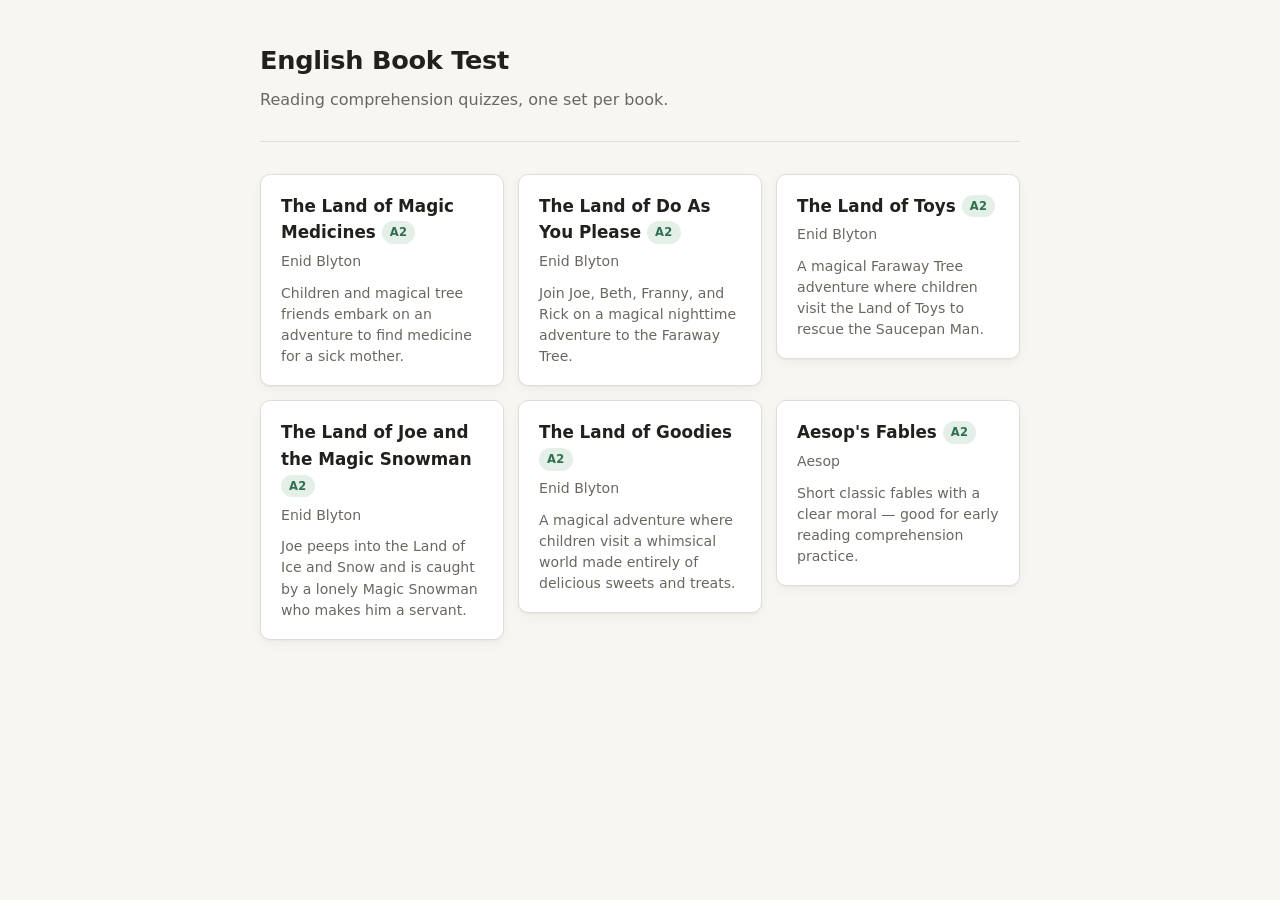
<file: index.html>
<!DOCTYPE html>
<html lang="en">
<head>
<meta charset="utf-8">
<meta name="viewport" content="width=device-width, initial-scale=1">
<title>English Book Test</title>
<meta name="description" content="Reading comprehension quizzes, one set per book.">
<link rel="stylesheet" href="assets/style.css">
</head>
<body>
<div class="wrap">
  <header class="site-header">
    <h1>English Book Test</h1>
    <p>Reading comprehension quizzes, one set per book.</p>
  </header>

  <main id="main">
    <p class="notice">Loading books…</p>
  </main>
</div>

<script type="module">
import { el, text, loadJSON } from './assets/util.js';
import { bestScore } from './assets/storage.js';

const main = document.getElementById('main');

function bookCard(book) {
  const best = bestScore(book.id);
  const card = el('a', {
    class: 'book-card',
    href: `book.html?book=${encodeURIComponent(book.id)}`,
  });

  const title = el('h2');
  title.append(text(book.title));
  if (book.level) title.append(' ', el('span', { class: 'tag' }, book.level));
  card.append(title);

  if (book.author) card.append(el('p', { class: 'byline' }, book.author));
  if (book.description) card.append(el('p', { class: 'blurb' }, book.description));
  if (best) {
    card.append(el('p', { class: 'blurb' },
      `Best so far: ${best.correct}/${best.total}`));
  }
  return el('li', {}, card);
}

try {
  const data = await loadJSON('books/index.json');
  const books = Array.isArray(data.books) ? data.books : [];

  if (books.length === 0) {
    main.replaceChildren(el('p', { class: 'notice' },
      'No books yet. Add one to books/index.json to get started.'));
  } else {
    main.replaceChildren(el('ul', { class: 'book-grid' }, ...books.map(bookCard)));
  }
} catch (err) {
  main.replaceChildren(el('p', { class: 'notice' },
    `Could not load the book list: ${err.message}`));
}
</script>
</body>
</html>
</file>
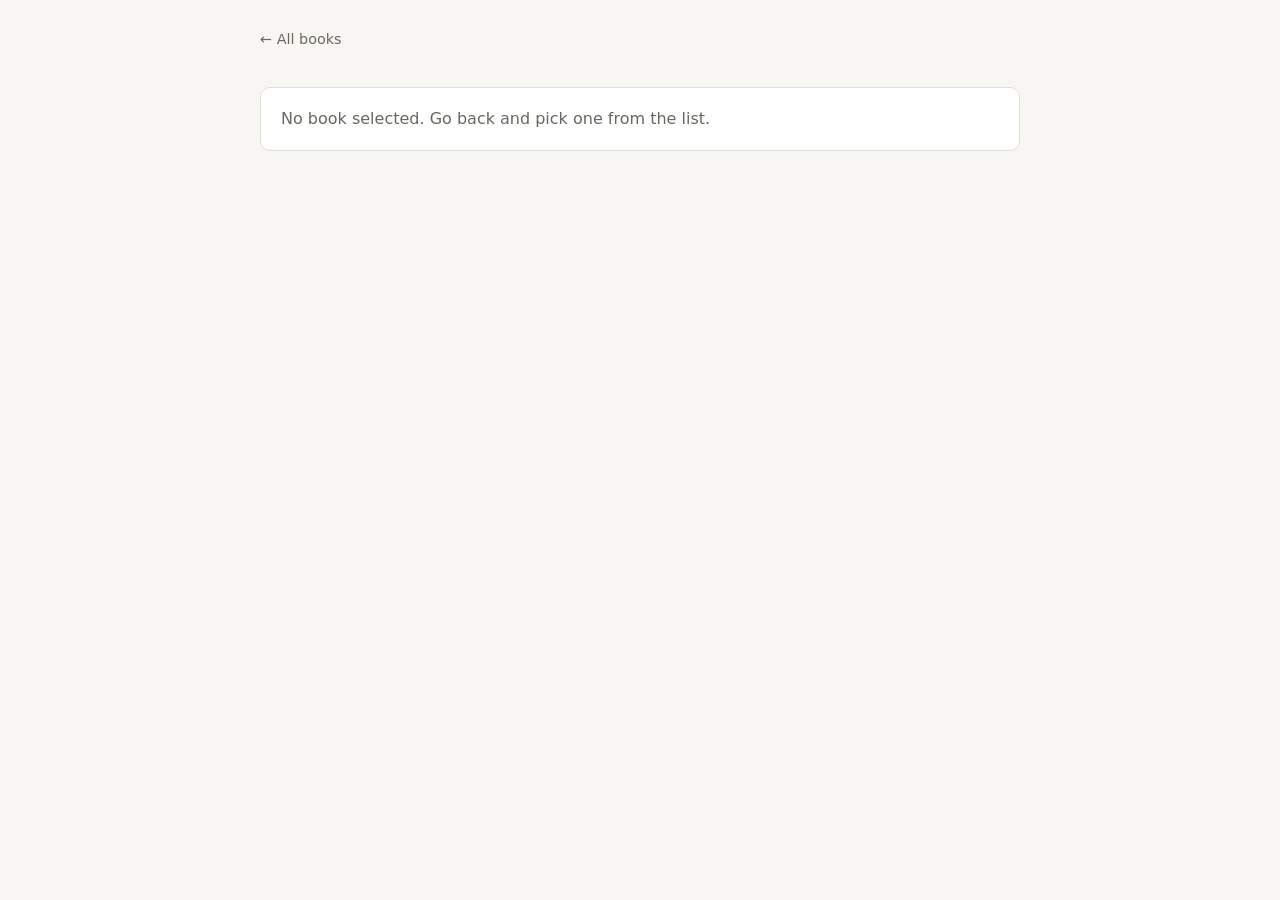
<file: book.html>
<!DOCTYPE html>
<html lang="en">
<head>
<meta charset="utf-8">
<meta name="viewport" content="width=device-width, initial-scale=1">
<title>Quiz · English Book Test</title>
<link rel="stylesheet" href="assets/style.css">
</head>
<body>
<div class="wrap">
  <a class="back-link" href="index.html" id="back">&larr; All books</a>

  <header class="site-header" id="header" hidden>
    <h1 id="book-title"></h1>
    <p id="book-byline"></p>
  </header>

  <main id="main">
    <p class="notice">Loading…</p>
  </main>
</div>

<script type="module" src="assets/quiz.js"></script>
</body>
</html>
</file>
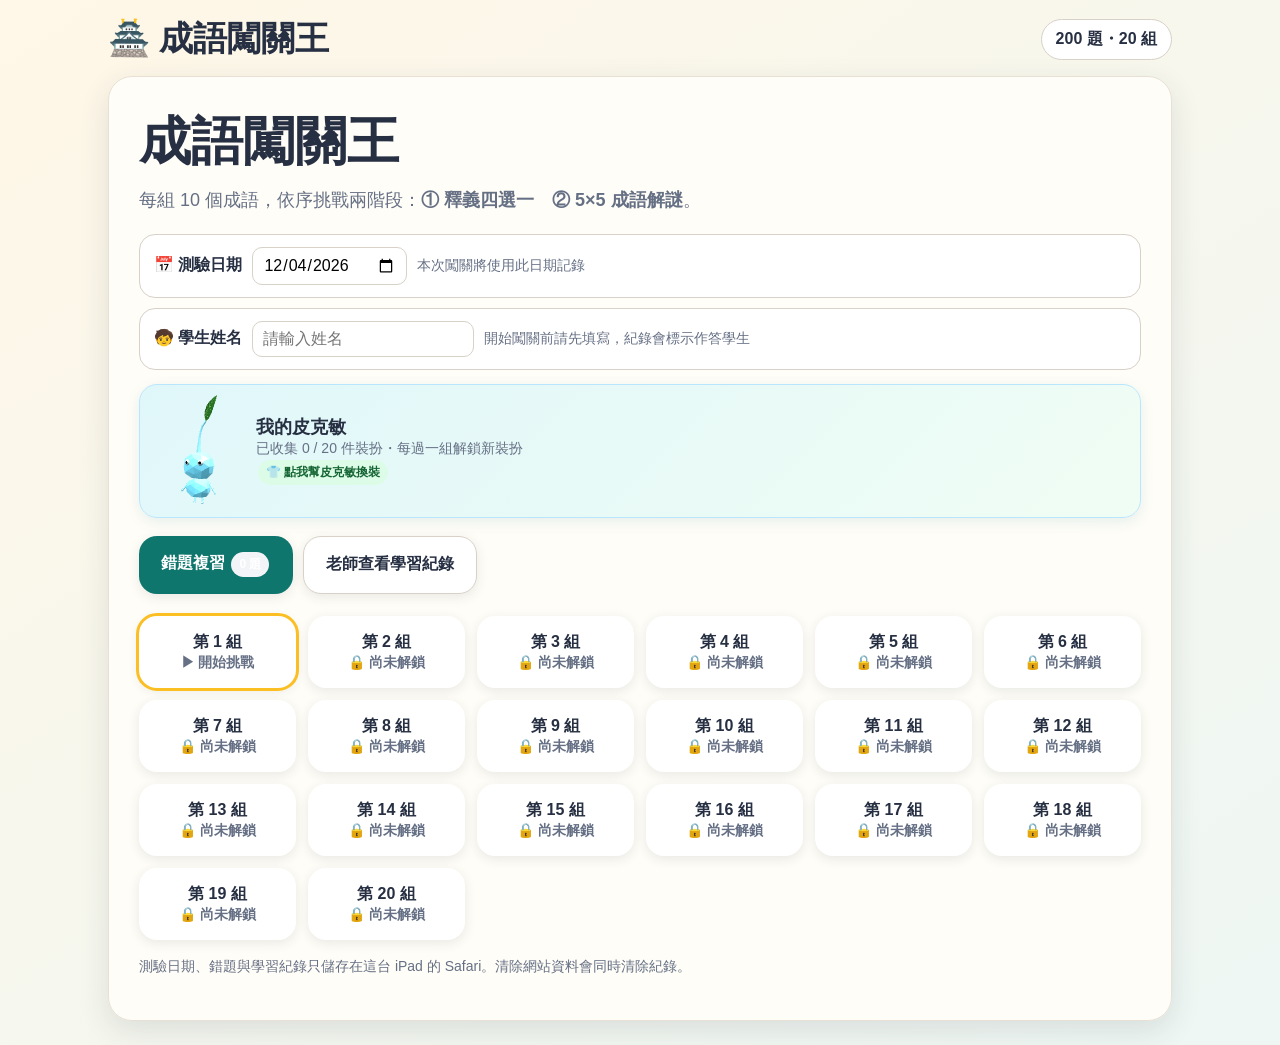
<file: idiom-quiz.html>
<!doctype html>
<html lang="zh-Hant"><head><meta charset="utf-8"><meta name="viewport" content="width=device-width,initial-scale=1,maximum-scale=1,user-scalable=no,viewport-fit=cover"><meta name="apple-mobile-web-app-capable" content="yes"><meta name="apple-mobile-web-app-status-bar-style" content="default"><title>成語闖關王｜臺南市國小成語題庫</title>
<style>
:root{--bg:#f6f1e8;--card:#fffdf8;--ink:#273043;--muted:#667085;--accent:#f59e0b;--accent2:#0f766e;--ok:#15803d;--bad:#b42318;--line:#d7d1c7;--shadow:0 10px 30px rgba(39,48,67,.12)}
*{box-sizing:border-box;-webkit-tap-highlight-color:transparent} html,body{margin:0;min-height:100%;font-family:-apple-system,BlinkMacSystemFont,"PingFang TC","Noto Sans TC","Microsoft JhengHei",sans-serif;color:var(--ink);background:linear-gradient(145deg,#fff7e7,#eef7f4);touch-action:manipulation} button{font:inherit;color:inherit} .app{max-width:1100px;margin:auto;padding:calc(16px + env(safe-area-inset-top)) 18px calc(24px + env(safe-area-inset-bottom))} header{display:flex;gap:12px;align-items:center;justify-content:space-between;margin-bottom:14px} .brand{font-weight:900;font-size:clamp(22px,4vw,34px)} .pill{background:#fff;border:1px solid var(--line);padding:9px 14px;border-radius:999px;font-weight:700} .card{background:rgba(255,253,248,.96);border:1px solid #e8e0d4;border-radius:24px;box-shadow:var(--shadow);padding:clamp(18px,3vw,30px)} h1,h2,h3,p{margin-top:0} .home h1{font-size:clamp(30px,6vw,52px);margin-bottom:8px} .lead{font-size:18px;color:var(--muted);line-height:1.7} .group-grid{display:grid;grid-template-columns:repeat(auto-fit,minmax(145px,1fr));gap:12px;margin-top:22px} .group-btn,.bigbtn,.option,.match-btn{border:0;border-radius:18px;background:white;box-shadow:0 3px 12px rgba(39,48,67,.1);padding:16px;min-height:58px;cursor:pointer;font-weight:800} .group-btn.done{background:#e9f8ef;color:#166534} .group-btn.current{outline:3px solid #fbbf24} .bigbtn{background:var(--accent2);color:white;padding:14px 22px} .secondary{background:#fff;color:var(--ink);border:1px solid var(--line)} .topline{display:flex;align-items:center;justify-content:space-between;gap:10px;flex-wrap:wrap} .progress{height:12px;background:#ece8df;border-radius:99px;overflow:hidden;margin:12px 0 22px} .progress>div{height:100%;background:linear-gradient(90deg,#f59e0b,#0f766e);transition:width .25s} .instruction{font-size:17px;color:var(--muted);line-height:1.6} .match-wrap{display:grid;grid-template-columns:1fr 1.65fr;gap:18px;position:relative} .match-col{display:flex;flex-direction:column;gap:12px} .match-btn{text-align:left;line-height:1.45;position:relative;border:2px solid transparent} .match-btn.idiom{font-size:22px;text-align:center} .match-btn.selected{border-color:#f59e0b;background:#fff7dd} .match-btn.matched{background:#e8f7ed;color:#166534;opacity:.75} .definition{font-size:clamp(19px,3.2vw,28px);line-height:1.7;background:#fff7e7;padding:22px;border-radius:18px;margin:18px 0} .options{display:grid;grid-template-columns:1fr 1fr;gap:14px} .option{font-size:clamp(20px,3vw,26px);min-height:76px} .option.correct{background:#dcfce7;color:#166534} .option.wrong{background:#fee2e2;color:#991b1b} .grid5{display:grid;grid-template-columns:repeat(5,1fr);gap:10px;max-width:620px;margin:18px auto} .tile{aspect-ratio:1;border:0;border-radius:16px;background:white;box-shadow:0 3px 12px rgba(39,48,67,.13);font-size:clamp(27px,6vw,46px);font-weight:900;cursor:pointer} .tile.sel{background:#fff0bd;outline:3px solid #f59e0b} .tile.solved{background:#e7f7ec;color:#166534} .tile.bad{animation:shake .25s;background:#fee2e2} @keyframes shake{25%{transform:translateX(-5px)}75%{transform:translateX(5px)}} .answerline{height:54px;display:flex;justify-content:center;align-items:center;gap:8px;font-size:28px;font-weight:900;letter-spacing:.15em} .feedback{min-height:30px;text-align:center;font-weight:800;margin:12px 0} .ok{color:var(--ok)} .badtext{color:var(--bad)} .stage-badge{font-weight:900;color:#0f766e} .scorebox{display:flex;gap:10px;flex-wrap:wrap} .modal{position:fixed;inset:0;background:rgba(15,23,42,.42);display:flex;align-items:center;justify-content:center;padding:20px;z-index:5} .modal .card{max-width:560px;text-align:center} .hidden{display:none!important} .stars{font-size:42px;letter-spacing:8px} .tiny{font-size:14px;color:var(--muted)} @media(max-width:720px){.match-wrap{grid-template-columns:1fr} .match-btn.idiom{font-size:20px} .options{grid-template-columns:1fr} .card{border-radius:18px;padding:16px} .grid5{gap:7px} .tile{border-radius:12px}} @media(orientation:landscape) and (max-height:600px){.app{padding-top:8px} header{margin-bottom:6px} .definition{padding:12px;margin:8px 0;font-size:18px} .grid5{max-width:430px;gap:6px;margin:8px auto} .tile{font-size:30px}}

/* 學習紀錄與教師模式 */
.home-actions{display:flex;gap:10px;flex-wrap:wrap;margin:18px 0}.datebox{display:flex;align-items:center;gap:10px;flex-wrap:wrap;background:#fff;padding:12px 14px;border:1px solid var(--line);border-radius:16px}.datebox input{font:inherit;padding:8px 10px;border:1px solid var(--line);border-radius:10px;background:#fff}.record-table{width:100%;border-collapse:collapse;font-size:15px}.record-table th,.record-table td{padding:10px 8px;border-bottom:1px solid var(--line);text-align:left;vertical-align:top}.record-table th{background:#f8f5ef;position:sticky;top:0}.table-wrap{overflow:auto;max-height:52vh;border:1px solid var(--line);border-radius:14px}.wrong-list{display:grid;gap:10px;margin:14px 0}.wrong-item{background:#fff;border:1px solid var(--line);border-radius:14px;padding:12px}.tag{display:inline-block;padding:4px 8px;border-radius:999px;font-size:12px;font-weight:800;background:#f2f4f7;margin:2px}.tag.badtag{background:#fee2e2;color:#991b1b}.tag.oktag{background:#dcfce7;color:#166534}.review-count{font-size:20px;font-weight:900}.danger{background:#fff;color:#991b1b;border:1px solid #fecaca}.teacher-summary{display:grid;grid-template-columns:repeat(auto-fit,minmax(150px,1fr));gap:10px;margin:14px 0}.stat{background:#fff;border:1px solid var(--line);border-radius:14px;padding:14px}.stat b{display:block;font-size:26px;margin-top:4px}@media(max-width:720px){.record-table{font-size:13px}.record-table th,.record-table td{padding:8px 6px}}

/* 皮克敏裝扮獎勵系統 */
.mascot-home{display:flex;align-items:center;gap:14px;width:100%;text-align:left;background:linear-gradient(135deg,#e0f7fa,#f0fdf4);border:1px solid #bae6fd;border-radius:18px;padding:10px 16px;margin:14px 0;cursor:pointer;box-shadow:0 4px 14px rgba(14,116,144,.10)}
.mascot-mini{width:86px;height:112px;flex:none}
.mascot-mini svg,.mascot-stage svg{width:100%;height:100%;display:block}
.dress-wrap{display:grid;grid-template-columns:minmax(180px,250px) 1fr;gap:18px;align-items:start}
@media(max-width:640px){.dress-wrap{grid-template-columns:1fr}.mascot-stage{max-width:220px;margin:auto}}
.mascot-stage{background:radial-gradient(circle at 50% 85%,#d9f99d 0,#e0f7fa 45%,#fefce8 100%);border:1px solid #bae6fd;border-radius:20px;height:360px;overflow:hidden}
.item-grid{display:grid;grid-template-columns:repeat(auto-fill,minmax(96px,1fr));gap:10px;margin-top:12px}
.item-card{display:flex;flex-direction:column;align-items:center;gap:3px;background:#fff;border:2px solid var(--line);border-radius:14px;padding:10px 6px;cursor:pointer}
.item-card.on{border-color:var(--accent2);background:#ecfdf5;box-shadow:0 0 0 2px #99f6e4 inset}
.item-card.locked{opacity:.55;cursor:default}
.item-icon{font-size:26px;line-height:1.2}
.item-name{font-weight:800;font-size:14px}
.reward-box{background:linear-gradient(135deg,#fef9c3,#fce7f3);border:1px dashed #f59e0b;border-radius:16px;padding:12px;margin:12px 0}
.reward-icon{display:inline-block;font-size:40px;animation:rewardPop .6s}
@keyframes rewardPop{0%{transform:scale(0)}70%{transform:scale(1.25)}100%{transform:scale(1)}}
.mascot-svg .leaf{transform-origin:118px 48px;animation:leafSway 3.2s ease-in-out infinite alternate}
@keyframes leafSway{from{transform:rotate(-5deg)}to{transform:rotate(6deg)}}
.mascot-stage{cursor:pointer}.mascot-stage.hop svg{animation:pkHop .55s ease}
@keyframes pkHop{0%,100%{transform:translateY(0)}40%{transform:translateY(-18px) scale(1.03)}}
.bubble{position:relative;background:#fff;border:2px solid #bae6fd;border-radius:16px;padding:8px 12px;margin-bottom:10px;font-weight:700;text-align:center;min-height:42px}
.bubble:after{content:"";position:absolute;left:50%;bottom:-9px;margin-left:-8px;border:8px solid transparent;border-top-color:#bae6fd;border-bottom:0}
</style></head><body><div class="app"><header><div class="brand">🏯 成語闖關王</div><div id="headerInfo" class="pill">200 題</div></header><main id="main"></main></div><div id="modal" class="modal hidden"><div class="card" id="modalCard"></div></div>
<script src="assets/three.min.js"></script>
<script>
const BANK=[{"no": 1, "group": "第 1 組", "idiom": "口若懸河", "definition": "形容人說起話來像瀑布一樣滔滔不絕，比喻人能言善辯。與「笨口拙舌、張口結舌、期期艾艾」相反。"}, {"no": 2, "group": "第 1 組", "idiom": "探囊取物", "definition": "伸手到袋子裡拿取東西。比喻事情極容易辦到。"}, {"no": 3, "group": "第 1 組", "idiom": "守株待兔", "definition": "沿用過去的方法，守在樹旁，等待撞樹而死的兔子，最後終一無所得。比喻拘泥守成。後亦比喻妄想不勞而獲或等著目標自己送上門來。"}, {"no": 4, "group": "第 1 組", "idiom": "明察秋毫", "definition": "目光敏銳，可看見秋天鳥獸新長的細毛。後比喻洞察一切，能看到極細微的地方。"}, {"no": 5, "group": "第 1 組", "idiom": "投桃報李", "definition": "比喻朋友之間友情深重，禮尚往來。"}, {"no": 6, "group": "第 1 組", "idiom": "防微杜漸", "definition": "微，隱微。杜，堵塞、阻絕。漸，逐漸擴大。在錯誤或壞事萌芽的時候及時制止，杜絕它發展。意指謹慎地防止事物的惡化。"}, {"no": 7, "group": "第 1 組", "idiom": "宜室宜家", "definition": "指女子有婦德，能使家庭和樂，夫婦和諧。"}, {"no": 8, "group": "第 1 組", "idiom": "謙沖自牧", "definition": "指人謙虛不自滿。（牧，養）"}, {"no": 9, "group": "第 1 組", "idiom": "一言九鼎", "definition": "形容說話具有決定性的作用。（鼎，古代國家的寶器）"}, {"no": 10, "group": "第 1 組", "idiom": "鴻鵠之志", "definition": "天鵝善於高飛，比喻遠大的志向。"}, {"no": 11, "group": "第 2 組", "idiom": "疾風勁草", "definition": "喻遭遇危難，才知其節操的堅貞。"}, {"no": 12, "group": "第 2 組", "idiom": "矯揉造作", "definition": "刻意的人工施為與雕琢。後亦形容裝腔作勢、刻意做作的態度。義近「裝腔作勢」、「裝模作樣」。"}, {"no": 13, "group": "第 2 組", "idiom": "孜孜不倦", "definition": "指勤勉而不知疲倦。"}, {"no": 14, "group": "第 2 組", "idiom": "伯樂相馬", "definition": "比喻善於發現、選拔人才。（典故人物本名孫陽，春秋秦穆公時人，以善於觀察馬著稱）"}, {"no": 15, "group": "第 2 組", "idiom": "沉魚落雁", "definition": "形容女子容貌美麗出眾。（「閉月羞花」、「國色天香」、「傾國傾城」皆可形容美人）"}, {"no": 16, "group": "第 2 組", "idiom": "吳下阿蒙", "definition": "用以譏諷人沒有才學。（典故人物為三國時吳國大將呂蒙）"}, {"no": 17, "group": "第 2 組", "idiom": "高瞻遠矚", "definition": "形容人眼光遠大。（瞻，遠望；矚，注視）"}, {"no": 18, "group": "第 2 組", "idiom": "光風霽月", "definition": "用雨過天晴時的清風明月，比喻人坦蕩高尚的胸懷品格。"}, {"no": 19, "group": "第 2 組", "idiom": "口碑載道", "definition": "眾人稱頌的話語，就像刻在記功碑上一樣，到處流傳。比喻廣受好評。"}, {"no": 20, "group": "第 2 組", "idiom": "江郎才盡", "definition": "南朝文學家江淹，少有文名，晚年文思漸衰。比喻才情文思的減退。"}, {"no": 21, "group": "第 3 組", "idiom": "行雲流水", "definition": "比喻文章非常自然，毫不呆板。"}, {"no": 22, "group": "第 3 組", "idiom": "行不由徑", "definition": "走路不走小路。比喻人行事光明正大，心胸坦蕩磊落。"}, {"no": 23, "group": "第 3 組", "idiom": "文過飾非", "definition": "文：掩飾。飾：遮掩、偽裝。掩飾過失、錯誤。"}, {"no": 24, "group": "第 3 組", "idiom": "童叟無欺", "definition": "童意為「小孩」、叟意為「老人」，對待小孩和老人的態度一樣，不會欺瞞。比喻商店買賣誠實有信用。"}, {"no": 25, "group": "第 3 組", "idiom": "千里鵝毛", "definition": "比喻禮物雖輕但情意甚重。"}, {"no": 26, "group": "第 3 組", "idiom": "鍥而不捨", "definition": "比喻做事持之以恆，堅持不懈。（鍥，雕刻；捨，停止）"}, {"no": 27, "group": "第 3 組", "idiom": "一暴十寒", "definition": "在陽光下曝晒一天，又接連冷凍十天。比喻人做事缺乏恆心，時常中斷(暴，同「曝」，曝晒)。"}, {"no": 28, "group": "第 3 組", "idiom": "滴水穿石", "definition": "水一滴一滴落下，久了可使石頭穿孔。比喻持之以恆，事必有成；也比喻小問題日積月累也會成為大問題。義近「有志竟成」，與「半途而廢」義反。"}, {"no": 29, "group": "第 3 組", "idiom": "寸草春暉", "definition": "比喻父母養育恩情的深重，兒女竭盡心力亦難以回報。（以小草比喻兒女，以春天溫暖的陽光比喻父母對兒女細心的呵護與教養）"}, {"no": 30, "group": "第 3 組", "idiom": "金蘭之交", "definition": "形容朋友交情的契合，像金一樣堅固，像蘭一樣芬芳。"}, {"no": 31, "group": "第 4 組", "idiom": "鏡花水月", "definition": "鏡中的影像，水裡的月亮。比喻虛幻不實在。"}, {"no": 32, "group": "第 4 組", "idiom": "讓棗推梨", "definition": "南朝梁的王泰把棗子讓給兄弟，東漢的孔融把大梨讓給哥哥。用以稱讚兄弟之間友愛。與「兄友弟恭」義近。"}, {"no": 33, "group": "第 4 組", "idiom": "駑馬十駕", "definition": "駑，劣馬；駕，指馬車一天的行程為一駕。句謂良馬一天能跑千里之遙；劣馬雖慢，只要堅持不懈，也能跑很遠的路程。比喻平庸的人只要勤奮做事，也能有所成就。同「跬ㄎㄨㄟˇ步千里」、「勤能補拙」。"}, {"no": 34, "group": "第 4 組", "idiom": "汲汲營營", "definition": "形容人急切地奔走追逐，不停地求取功名利祿。"}, {"no": 35, "group": "第 4 組", "idiom": "一片冰心", "definition": "心像冰一樣純潔清明。比喻人不慕名利，心境高潔。"}, {"no": 36, "group": "第 4 組", "idiom": "蕙質蘭心", "definition": "蘭、蕙都是香草；比喻女子心性聰慧、品格高雅，如香草般芬芳。"}, {"no": 37, "group": "第 4 組", "idiom": "焚琴煮鶴", "definition": "把琴當柴燒，把鶴烹來吃。比喻極殺風景的事。"}, {"no": 38, "group": "第 4 組", "idiom": "班門弄斧", "definition": "古代春秋魯國有位巧匠名叫魯班。在巧匠家門前耍弄大斧，比喻在行家面前賣弄本事，不自量力。與「量力而行、深藏不露」相反。"}, {"no": 39, "group": "第 4 組", "idiom": "不世之材", "definition": "形容當世少有、極出色的人材；是推崇讚譽之詞。"}, {"no": 40, "group": "第 4 組", "idiom": "劍及履及", "definition": "履，鞋子，做腳步解。及，到達。比喻奮起速行，指辦事效率極高。"}, {"no": 41, "group": "第 5 組", "idiom": "運籌帷幄", "definition": "在軍中帳幕裡籌謀策劃。泛指善於策劃或指揮，也用以比喻居幕後策劃。"}, {"no": 42, "group": "第 5 組", "idiom": "一字千金", "definition": "一個字價值千兩黃金；形容文字價值很高。"}, {"no": 43, "group": "第 5 組", "idiom": "伯仲之間", "definition": "比喻彼此的能力不相上下。（古代兄弟排行，老大與老二相差不多，比喻差距小）與「一時瑜亮」、「不分軒輊」、「工力悉敵」、「並駕齊驅」意思相當。"}, {"no": 44, "group": "第 5 組", "idiom": "披星戴月", "definition": "形容早出晚歸地辛勤工作。"}, {"no": 45, "group": "第 5 組", "idiom": "臨深履薄", "definition": "形容謹慎小心，好像走近深淵、踩在薄冰上一樣。"}, {"no": 46, "group": "第 5 組", "idiom": "眾口鑠金", "definition": "形容輿論力量極大，可以顛倒黑白，混淆是非。（註：鑠，熔化；金，泛指金屬）"}, {"no": 47, "group": "第 5 組", "idiom": "好整以暇", "definition": "形容人喜愛嚴整而又能從容不迫（註：整，使齊一、有秩序；以，而）；今多用在紛亂、繁忙中顯得從容不迫的樣子。"}, {"no": 48, "group": "第 5 組", "idiom": "不亢不卑", "definition": "不高傲也不自卑。（亢：高。）"}, {"no": 49, "group": "第 5 組", "idiom": "曲突徙薪", "definition": "突，煙囪；彎曲煙囪，移開木材。比喻在禍患未發生前，先採取防範措施，則災禍不會發生。同「防患未然」、「未雨綢繆」。"}, {"no": 50, "group": "第 5 組", "idiom": "發憤忘食", "definition": "專心學習或工作以致忘記吃飯，形容十分勤奮。"}, {"no": 51, "group": "第 6 組", "idiom": "臨渴掘井", "definition": "不早作準備，事到臨頭才想辦法。"}, {"no": 52, "group": "第 6 組", "idiom": "按部就班", "definition": "部，類別；班，次序。原指寫文章時選取適當義理，加以編排順序。後指做事按照部署ㄕㄨˋ，依次進行。也可指依照老規矩辦事。"}, {"no": 53, "group": "第 6 組", "idiom": "指鹿為馬", "definition": "明明是鹿卻說是馬。比喻公然歪曲事實。"}, {"no": 54, "group": "第 6 組", "idiom": "臨淵羨魚", "definition": "比喻只作空想，難收實效。（羨，希望得到。）"}, {"no": 55, "group": "第 6 組", "idiom": "美輪美奐", "definition": "輪：高大的樣子。奐：文彩鮮明的樣子。形容房屋規模高大、裝飾華美。"}, {"no": 56, "group": "第 6 組", "idiom": "庖丁解牛", "definition": "梁惠王時有位廚師善於宰牛，技巧極為熟練。典出《莊子˙養生主》。後比喻對事物瞭解透澈，做事能得心應手，運用自如。與「游刃有餘」義近。"}, {"no": 57, "group": "第 6 組", "idiom": "見賢思齊", "definition": "看到賢能的人，便想效法他、向他看齊。"}, {"no": 58, "group": "第 6 組", "idiom": "譁眾取寵", "definition": "指用浮誇的言行以取悅大眾。"}, {"no": 59, "group": "第 6 組", "idiom": "張冠李戴", "definition": "弄錯了對象或弄錯了事實。"}, {"no": 60, "group": "第 6 組", "idiom": "削足適履", "definition": "削短腳趾來配合鞋子的大小。形容勉強求合，生搬硬套，而不顧及實際狀況。"}, {"no": 61, "group": "第 7 組", "idiom": "前倨後恭", "definition": "倨，傲慢；先前態度傲慢，後又轉為恭敬。用以譏笑勢利的人前後態度不一。"}, {"no": 62, "group": "第 7 組", "idiom": "暴殄天物", "definition": "糟蹋、滅絕鳥獸草木等自然界的生物；後泛指對物品不知愛惜，任意糟蹋。"}, {"no": 63, "group": "第 7 組", "idiom": "沽名釣譽", "definition": "指人矯情造作，用手段獵取名聲或讚譽。沽，買；釣，用餌引魚上鉤。"}, {"no": 64, "group": "第 7 組", "idiom": "提綱挈領", "definition": "提起魚網的總繩，提起衣服的領子。比喻抓住事理的重點。"}, {"no": 65, "group": "第 7 組", "idiom": "緣木求魚", "definition": "緣，動詞，順著東西往上爬。比喻方法、方向錯誤，根本不可能達到目的，徒勞無功而已。"}, {"no": 66, "group": "第 7 組", "idiom": "南橘北枳", "definition": "橘樹生長在淮南結出橘子，移到淮北就變成又小又酸的枳。比喻生長環境的好壞影響本質的優劣。"}, {"no": 67, "group": "第 7 組", "idiom": "櫛風沐雨", "definition": "櫛，梳理頭髮；沐，洗頭；以風梳髮，以雨洗頭；形容不避風雨，奔波勞頓。"}, {"no": 68, "group": "第 7 組", "idiom": "甘之如飴", "definition": "比喻樂於承擔艱苦的事情。（飴，糖）"}, {"no": 69, "group": "第 7 組", "idiom": "固若金湯", "definition": "比喻防守嚴密，無懈可擊。"}, {"no": 70, "group": "第 7 組", "idiom": "甚囂塵上", "definition": "喧譁嘈雜，塵沙飛揚，原指軍隊作戰前的準備情況。後形容傳聞四起，議論紛紛；或指極為猖狂、囂張。"}, {"no": 71, "group": "第 8 組", "idiom": "臥薪嘗膽", "definition": "越王句踐躺臥在柴薪上，不時舔嘗苦膽，以警惕自己不忘所受的屈辱。比喻刻苦自勵，發奮圖強。與「醉生夢死」、「苟且偷生」義反。"}, {"no": 72, "group": "第 8 組", "idiom": "水到渠成", "definition": "水流到的地方，自然會形成溝渠。比喻事情條件齊全，自然成功，不必強求。「瓜熟蒂落」同義。"}, {"no": 73, "group": "第 8 組", "idiom": "倒行逆施", "definition": "比喻不按照情理行事。後比喻胡作非為的罪惡行徑。"}, {"no": 74, "group": "第 8 組", "idiom": "不忮不求", "definition": "忮，嫉妒。指不嫉妒，不貪得。後來多用來形容淡泊無求，不做非分之事的處世態度。"}, {"no": 75, "group": "第 8 組", "idiom": "一鼓作氣", "definition": "意指作戰時擊第一通鼓，戰士們最能鼓足勇氣。後比喻做事時要趁著剛開始時的勇氣去做才容易成功。與「打鐵趁熱、一氣呵成」相似。"}, {"no": 76, "group": "第 8 組", "idiom": "字字珠璣", "definition": "形容句子或文章中遣詞用字非常優美，每個字都像珍珠美玉。"}, {"no": 77, "group": "第 8 組", "idiom": "披肝瀝膽", "definition": "把肝膽都拿出來。比喻做人極為真誠坦白。（瀝，作「披露」、「表陳」解）"}, {"no": 78, "group": "第 8 組", "idiom": "明哲保身", "definition": "形容人能迴避禍患，保全己身。（明，明於理；哲，察於事）"}, {"no": 79, "group": "第 8 組", "idiom": "洞燭先機", "definition": "表示能清楚地預見事情的先兆。"}, {"no": 80, "group": "第 8 組", "idiom": "趨之若鶩", "definition": "趨附於他的人像成群的野鴨一樣，比喻眾人爭相追逐某項事物。多用於貶義。（鶩，野鴨）"}, {"no": 81, "group": "第 9 組", "idiom": "蜚短流長", "definition": "蜚，通「飛」。指無中生有，造謠生事。"}, {"no": 82, "group": "第 9 組", "idiom": "斬釘截鐵", "definition": "形容說話辦事堅決果斷，毫不猶豫。"}, {"no": 83, "group": "第 9 組", "idiom": "自怨自艾", "definition": "艾，割草，比喻改正；原指悔恨自己的錯誤，自己改正。現在多指自責悔嘆。"}, {"no": 84, "group": "第 9 組", "idiom": "大快朵頤", "definition": "指鼓動腮頰、吃得飽足愉快的樣子。與「大飽口福」相似。"}, {"no": 85, "group": "第 9 組", "idiom": "生意盎然", "definition": "形容充滿生命氣息，生命力旺盛。"}, {"no": 86, "group": "第 9 組", "idiom": "魚雁往返", "definition": "古人以魚、雁代指書信。用來比喻書信往來。"}, {"no": 87, "group": "第 9 組", "idiom": "頤指氣使", "definition": "不說話，只用臉部表情和神色去指揮別人。形容對別人態度傲慢。"}, {"no": 88, "group": "第 9 組", "idiom": "奇貨可居", "definition": "珍異的貨品，可以收藏聚集起來，等候高價出售。後用來比喻依靠某種專長或有利用價值的東西作為資本，來謀取利益。（居：存積、儲存）。"}, {"no": 89, "group": "第 9 組", "idiom": "言簡意賅", "definition": "賅，完備；形容說話或寫文章簡明扼要，但意義卻能包括無遺。與「言近旨遠」、「言淺意深」義近。"}, {"no": 90, "group": "第 9 組", "idiom": "立竿見影", "definition": "比喻功效迅速。"}, {"no": 91, "group": "第 10 組", "idiom": "罄竹難書", "definition": "罄，盡；竹，古代寫書的竹簡；形容罪惡極多，無法細數。"}, {"no": 92, "group": "第 10 組", "idiom": "杞人憂天", "definition": "古時杞國有個人，成天擔心天會塌下來，因而寢食難安。後來用以比喻無謂的憂慮。與「杞天之憂、庸人自擾」相似。"}, {"no": 93, "group": "第 10 組", "idiom": "馬齒徒長", "definition": "比喻年齡隨著年歲而增加。用以謙稱自己只是年紀增長，但學問沒有長進，事業無成。"}, {"no": 94, "group": "第 10 組", "idiom": "麻中蓬直", "definition": "飛蓬草生長在麻田中，不用扶持也能直立生長。形容好的環境可以對人產生積極的影響。近似「近朱者赤」、「潛移默化」。"}, {"no": 95, "group": "第 10 組", "idiom": "牛角掛書", "definition": "把書掛在牛的角上，一邊走一邊讀。形容勤苦向學。"}, {"no": 96, "group": "第 10 組", "idiom": "濫竽充數", "definition": "竽，竹製的簧管樂器；比喻沒有真才實學的人，混在行家裡面湊數。"}, {"no": 97, "group": "第 10 組", "idiom": "從善如流", "definition": "表示樂於接受別人正確的意見。"}, {"no": 98, "group": "第 10 組", "idiom": "囫圇吞棗", "definition": "把棗子整顆吞下去。比喻理解事物或學習時，不細加領悟，只是籠統含糊地接受。"}, {"no": 99, "group": "第 10 組", "idiom": "面面相覷", "definition": "你看我，我看你，相視無言。後用來形容驚懼、詫異而不知所措的樣子。(覷：看。)"}, {"no": 100, "group": "第 10 組", "idiom": "耳濡目染", "definition": "濡，沾染；耳朵常聽，眼睛常看。指無形中受到影響而被同化。"}, {"no": 101, "group": "第 11 組", "idiom": "一傅眾咻", "definition": "傅，教；咻，喧鬧；一個人教，許多人在旁喧鬧擾亂。喻學習環境的重要。"}, {"no": 102, "group": "第 11 組", "idiom": "笑容可掬", "definition": "掬，用兩手捧取。形容滿臉笑意的樣子。與「喜形於色、笑逐顏開」相似。"}, {"no": 103, "group": "第 11 組", "idiom": "如雷貫耳", "definition": "好像雷聲傳入耳朵那樣響亮。比喻人名氣很大，眾所共聞。"}, {"no": 104, "group": "第 11 組", "idiom": "望洋興嘆", "definition": "比喻因能力不足而自嘆不如或感到無可奈何。與「無可奈何」義近。"}, {"no": 105, "group": "第 11 組", "idiom": "望其項背", "definition": "能看見前面的人的頸部與背部，形容趕得上。前面加上「難以」，則形容遠遠落後，比不上別人。"}, {"no": 106, "group": "第 11 組", "idiom": "唾手可得", "definition": "往手上吐唾沫，比喻極容易取得。"}, {"no": 107, "group": "第 11 組", "idiom": "胼手胝足", "definition": "胼、胝，厚繭。手掌腳底因勞動過度，皮膚久受摩擦而產生厚繭。形容極為辛勞。"}, {"no": 108, "group": "第 11 組", "idiom": "倩人捉刀", "definition": "倩，請；比喻請別人代寫文章。（古代以刀削竹簡，把文字刻在竹簡上，因此用「拿刀」代指寫文章）"}, {"no": 109, "group": "第 11 組", "idiom": "含英咀華", "definition": "品味文章的要旨，咀嚼辭藻的華美。形容文章辭藻華美，值得品味涵詠。亦可用於祝賀人作文比賽獲勝的賀辭。(英、華：指文章、事物精要的部分。)"}, {"no": 110, "group": "第 11 組", "idiom": "暮鼓晨鐘", "definition": "佛寺中早晚敲鐘擊鼓以報時。原表示日子一天一天過去了，今用以比喻使人覺悟的言論。意近「當頭棒喝ㄏㄜˋ」。"}, {"no": 111, "group": "第 12 組", "idiom": "大放厥詞", "definition": "指發表誇張的言詞。"}, {"no": 112, "group": "第 12 組", "idiom": "邯鄲學步", "definition": "比喻學他人不成，反而失去本來的面目。（典故：壽陵少年到趙國都城學當地人走路，不但沒有學成，反而連自己原來的步法也忘了，結果只好爬著回去）"}, {"no": 113, "group": "第 12 組", "idiom": "迴腸盪氣", "definition": "形容文章或音樂感人至深。"}, {"no": 114, "group": "第 12 組", "idiom": "音容宛在", "definition": "人的聲音與容貌彷若在眼前，多用於對死者的弔唁（ㄧㄢˋ）之詞。"}, {"no": 115, "group": "第 12 組", "idiom": "名落孫山", "definition": "指考試或選拔未被錄取。"}, {"no": 116, "group": "第 12 組", "idiom": "老嫗能解", "definition": "嫗，老婦人；形容詩文的淺顯易懂。"}, {"no": 117, "group": "第 12 組", "idiom": "晨昏定省", "definition": "子女侍奉父母的日常儀節。"}, {"no": 118, "group": "第 12 組", "idiom": "撲朔迷離", "definition": "雄兔腳毛蓬鬆，雌兔眼睛瞇縫，兔子奔跑時很難辨別雌雄。形容事物錯綜複雜，難以驟然明瞭真相，或用於形容景色迷濛。"}, {"no": 119, "group": "第 12 組", "idiom": "拾人牙慧", "definition": "抄襲別人的語言文字。"}, {"no": 120, "group": "第 12 組", "idiom": "孤掌難鳴", "definition": "一隻手拍不出聲響。比喻人孤立無助，不能成事。與「眾志成城」義反。"}, {"no": 121, "group": "第 13 組", "idiom": "春風化雨", "definition": "老師的教導，如和暖的風吹拂，如及時的雨水潤化萬物。比喻完善的教化，使人潛移默化。"}, {"no": 122, "group": "第 13 組", "idiom": "不落窠臼", "definition": "比喻不流於俗套，有獨創風格。"}, {"no": 123, "group": "第 13 組", "idiom": "拋磚引玉", "definition": "比喻先以自己粗陋的見解或行動來引發別人美好的言論或行為。謙稱自己率先做事。"}, {"no": 124, "group": "第 13 組", "idiom": "渾渾噩噩", "definition": "原指人渾樸天真，嚴肅敦厚。今用以形容人糊里糊塗，或對事物無所用心的樣子。"}, {"no": 125, "group": "第 13 組", "idiom": "迎刃而解", "definition": "迎著刀刃的竹子，會順著刀勢裂開。形容相連的事物很容易分解，亦用來比喻事情很容易處理。"}, {"no": 126, "group": "第 13 組", "idiom": "鳳毛麟角", "definition": "鳳凰的羽毛、麒麟的角。比喻稀罕珍貴的人、物。與「吉光片羽」、「屈指可數」、「寥若晨星」義近。"}, {"no": 127, "group": "第 13 組", "idiom": "鞭辟入裡", "definition": "鞭，鞭策；辟，透徹。鞭策剖析到最深層，指做學問自我督策，深入精微研究。後多以之形容言辭或文章說理深刻、透徹。"}, {"no": 128, "group": "第 13 組", "idiom": "擲地有聲", "definition": "形容文辭巧妙華美、說話音韻鏗ㄎㄥ鏘ㄑㄧㄤ有致。"}, {"no": 129, "group": "第 13 組", "idiom": "疊床架屋", "definition": "比喻一切措施，如說話、作文、設施制度等，重複其事，全無創建發明。"}, {"no": 130, "group": "第 13 組", "idiom": "信口雌黃", "definition": "古人用一種橙黃色礦物塗改文字。本指口中有如含著這種礦物，能隨時改正不合意的語句。後比喻不顧事實真相，隨口亂說或妄加批評。"}, {"no": 131, "group": "第 14 組", "idiom": "欲蓋彌彰", "definition": "形容想要掩飾過失，反而使過失更加明顯。"}, {"no": 132, "group": "第 14 組", "idiom": "絃歌不輟", "definition": "本指用絃樂器伴奏而吟詠，泛指讀書、教學活動或禮樂教化；句謂讀書的聲音不停止。比喻（1）講習、教學活動沒有間斷（2）學風很盛。"}, {"no": 133, "group": "第 14 組", "idiom": "不脛而走", "definition": "脛，小腿。指沒有腿也能跑到各處。比喻事物不用推廣，也能迅速傳播。"}, {"no": 134, "group": "第 14 組", "idiom": "黔驢技窮", "definition": "比喻人拙劣的技能已經使完，而終至露出無能的本質。"}, {"no": 135, "group": "第 14 組", "idiom": "生靈塗炭", "definition": "百姓像陷入泥濘和炭火之中，處境痛苦。形容老百姓的處境極為艱難痛苦。"}, {"no": 136, "group": "第 14 組", "idiom": "風行草偃", "definition": "行，移動；偃，倒伏；風一吹過，草就倒伏。形容執政者以德化民，收效快速。"}, {"no": 137, "group": "第 14 組", "idiom": "沐猴而冠", "definition": "性情急躁的獼猴學人穿戴冠帽。比喻人虛有表象，卻不脫粗鄙的本質。"}, {"no": 138, "group": "第 14 組", "idiom": "摩頂放踵", "definition": "摩，磨損；放，至；踵，腳跟。句意：從頭到腳都磨破皮。形容一個人具有熱心救世的熱誠，為了眾人奔波勞苦。"}, {"no": 139, "group": "第 14 組", "idiom": "模稜兩可", "definition": "摸物稜角兩端，摸那一端都可以。比喻處理事情的態度含混，不表示明確的意見或主張。"}, {"no": 140, "group": "第 14 組", "idiom": "芒刺在背", "definition": "背上好像沾著許多細小的刺，令人坐立難安。比喻因畏忌而極度不安。與「如坐針氈」義近。"}, {"no": 141, "group": "第 15 組", "idiom": "三人成虎", "definition": "比喻謠言或不實的傳聞經過多人散播，就會使人信以為真。"}, {"no": 142, "group": "第 15 組", "idiom": "指桑罵槐", "definition": "表面上罵這棵樹，其實是罵另一棵樹。比喻拐彎抹角地罵人。"}, {"no": 143, "group": "第 15 組", "idiom": "舐犢情深", "definition": "舐，舔ㄊㄧㄢˇ；犢，小牛；比喻父母疼愛子女的深情。"}, {"no": 144, "group": "第 15 組", "idiom": "慎終追遠", "definition": "謹慎處理父母的喪事，虔誠的追念祖先。指人不忘本，是重視孝道的用語。"}, {"no": 145, "group": "第 15 組", "idiom": "韜光養晦", "definition": "韜，隱藏；晦，昏暗。比喻把聲名或才華隱藏起來不外露。"}, {"no": 146, "group": "第 15 組", "idiom": "毛遂自薦", "definition": "戰國時趙國平原君的一位食客主動推薦自己。比喻自我推薦。"}, {"no": 147, "group": "第 15 組", "idiom": "斷章取義", "definition": "原意是取詩經的某一章來表達自己的心意。後來指：引用別人的文章或談話的片斷，而不顧及全篇內容與意思。"}, {"no": 148, "group": "第 15 組", "idiom": "戰戰兢兢", "definition": "形容做事時害怕又小心謹慎、戒慎惶恐的態度。"}, {"no": 149, "group": "第 15 組", "idiom": "望塵莫及", "definition": "及，達到；只見塵土飛揚而無法再趕上，指遠遠落於人後。"}, {"no": 150, "group": "第 15 組", "idiom": "並駕齊驅", "definition": "本指車駕並行，馬匹並排一齊奔跑。比喻彼此能力或地位，彼此相等。"}, {"no": 151, "group": "第 16 組", "idiom": "東施效顰", "definition": "效，仿效；顰，皺眉。比喻不知別人長處何在，胡亂模仿，結果適得其反。「邯鄲學步」、「畫虎類犬」義同。"}, {"no": 152, "group": "第 16 組", "idiom": "刮目相看", "definition": "指對方已不同往日或較別人特殊而給予與眾不同的對待。"}, {"no": 153, "group": "第 16 組", "idiom": "退避三舍", "definition": "本指作戰時，退兵九十里以表退讓，後引申為對別人忍讓，不敢相爭的意思。"}, {"no": 154, "group": "第 16 組", "idiom": "剛愎自用", "definition": "愎，固執；固執己見，自以為是，專斷獨行。意同「一意孤行」、「獨斷專行」。"}, {"no": 155, "group": "第 16 組", "idiom": "咎由自取", "definition": "咎，罪過；罪過、災禍是自己招來的。"}, {"no": 156, "group": "第 16 組", "idiom": "無遠弗屆", "definition": "屆，到的意思；指沒有不能到達的地方。"}, {"no": 157, "group": "第 16 組", "idiom": "千鈞一髮", "definition": "以一根頭髮懸吊極重的物品，比喻情況非常危急。（鈞，古代重量單位，三十斤）"}, {"no": 158, "group": "第 16 組", "idiom": "破鏡重圓", "definition": "比喻「夫妻」離散後又再復合。"}, {"no": 159, "group": "第 16 組", "idiom": "破釜沉舟", "definition": "釜，鍋；比喻下定決心 ，只以一次機會就達到成功的目標，絕不留後路。"}, {"no": 160, "group": "第 16 組", "idiom": "韋編三絕", "definition": "古時用竹簡寫字，竹簡用熟牛皮帶編聯起來，因為翻閱太多次，皮帶多次斷掉。用以形容讀書刻苦勤奮。"}, {"no": 161, "group": "第 17 組", "idiom": "信誓旦旦", "definition": "誓言說得極為誠懇可信。"}, {"no": 162, "group": "第 17 組", "idiom": "撥雲見日", "definition": "比喻事態轉為明朗或形容境遇由壞轉好。意同「否ㄆㄧˇ極泰來」、「時來運轉」。"}, {"no": 163, "group": "第 17 組", "idiom": "中流砥柱", "definition": "黃河中游有座山屹立在激流中。形容人在艱難動盪的環境中能擔當大任。"}, {"no": 164, "group": "第 17 組", "idiom": "車水馬龍", "definition": "車像流水，馬像長龍一樣往來不絕。形容車馬往來不絕的繁華熱鬧。與「川流不息」、「熙ㄒㄧ來攘ㄖㄤˇ往」、「絡ㄌㄨㄛˋ繹ㄧˋ不絕」義近。（川流不息：像河裡的水流一樣連續不斷，比喻來往行人、車馬很多。）"}, {"no": 165, "group": "第 17 組", "idiom": "維妙維肖", "definition": "維，文言語助詞；妙，美、好；肖，像、逼真。形容描寫或模仿極為逼真。"}, {"no": 166, "group": "第 17 組", "idiom": "滄海桑田", "definition": "大海變為種桑樹的田地，田地又變為大海。比喻世事變化很大。"}, {"no": 167, "group": "第 17 組", "idiom": "滄海一粟", "definition": "粟，小米；比喻人在天地間，如大海中的一粒小米粒，極其渺小。※比較「曇花（華）一現」：曇花開放幾個小時就凋謝了，形容事物出現不久就消逝，極為短暫。"}, {"no": 168, "group": "第 17 組", "idiom": "年高德劭", "definition": "劭，美好。形容人年紀大而德行優美，受人尊敬。「德高望重」、「齒德俱尊」（註：齒，指年齡）義近。"}, {"no": 169, "group": "第 17 組", "idiom": "管鮑之交", "definition": "春秋齊國管仲和鮑叔牙相知最深。比喻交情深厚。"}, {"no": 170, "group": "第 17 組", "idiom": "既往不咎", "definition": "既，已經；咎，怪罪。形容對已經過去的錯事，不再追究責備。"}, {"no": 171, "group": "第 18 組", "idiom": "捕風捉影", "definition": "比喻所做之事或所說的話毫無根據，憑空揣測。"}, {"no": 172, "group": "第 18 組", "idiom": "相形見絀", "definition": "兩相比較，顯出其中一方的不足或拙劣。也用作謙詞。"}, {"no": 173, "group": "第 18 組", "idiom": "人謀不臧", "definition": "謀，謀畫；臧，善、好；句謂人的謀畫不妥善。常用以說明事情失敗的原因，是人為所導致，與天命毫無關係。"}, {"no": 174, "group": "第 18 組", "idiom": "叱吒風雲", "definition": "一聲怒喝就能使天地變色。形容人聲勢威力極大，能左右世局。"}, {"no": 175, "group": "第 18 組", "idiom": "物換星移", "definition": "景物變換，星辰位置移動；形容時序的變遷，人事的變化。"}, {"no": 176, "group": "第 18 組", "idiom": "二八年華", "definition": "指十六歲，用以形容少女正當青春美麗的時期。"}, {"no": 177, "group": "第 18 組", "idiom": "大家風範", "definition": "意指有地位或有學識之人的特有氣度。"}, {"no": 178, "group": "第 18 組", "idiom": "膾炙人口", "definition": "膾，切細的肉；炙，烤肉；二者是人人喜愛的美味。句指詩文或事物被眾人所喜愛而流傳。"}, {"no": 179, "group": "第 18 組", "idiom": "道貌岸然", "definition": "神態莊嚴，一副道學家的樣子，與「嬉皮笑臉」相反；常含有譏諷的意味，指一個人表面上故作嚴肅，事實上表裡不一。"}, {"no": 180, "group": "第 18 組", "idiom": "夜不閉戶", "definition": "夜間睡覺不用關門，形容社會秩序良好安定，盜賊絕跡。同「路不拾遺」。"}, {"no": 181, "group": "第 19 組", "idiom": "梨園子弟", "definition": "原指唐玄宗訓練歌舞藝人的地方所培養的藝人，後泛稱戲劇演員。"}, {"no": 182, "group": "第 19 組", "idiom": "匹夫之勇", "definition": "形容沒有智謀，僅憑個人蠻幹的勇敢。"}, {"no": 183, "group": "第 19 組", "idiom": "嘔心瀝血", "definition": "瀝，滴下。形容用盡心思腦力。"}, {"no": 184, "group": "第 19 組", "idiom": "草菅人命", "definition": "菅，一種野草；把人的性命看做野草。指為政者漠視生命，任意殘害。"}, {"no": 185, "group": "第 19 組", "idiom": "同舟共濟", "definition": "濟，渡河。大家同坐一條船渡河，比喻利害一致、患難與共。與「同心協力」義近。"}, {"no": 186, "group": "第 19 組", "idiom": "瞠目結舌", "definition": "瞪大眼睛看而說不出話來，形容受窘或驚呆的樣子。"}, {"no": 187, "group": "第 19 組", "idiom": "燃眉之急", "definition": "像火燒眉毛般緊迫。形容事態嚴重，情況危急。義近「迫不及待」、「迫在眉睫」、「急如星火」、「十萬火急」、「刻不容緩」。"}, {"no": 188, "group": "第 19 組", "idiom": "杯弓蛇影", "definition": "酒杯中映出弓的影子，像是有一條蛇。比喻因無中生有的疑慮自相驚擾不已。「草木皆兵」（註：把山上的草木都當作敵兵，形容極度驚恐時，疑神疑鬼的心理）義近。"}, {"no": 189, "group": "第 19 組", "idiom": "錙銖必較", "definition": "錙、銖都是古代很小的重量單位。用以形容對細微的事物或很少的錢財都要計較。同「斤斤計較」。"}, {"no": 190, "group": "第 19 組", "idiom": "談笑風生", "definition": "談話時有說有笑，興致極高而風趣四溢。"}, {"no": 191, "group": "第 20 組", "idiom": "妄自菲薄", "definition": "輕率地鄙視、輕視自己，形容人自輕自賤，過份地小看自己。"}, {"no": 192, "group": "第 20 組", "idiom": "古道熱腸", "definition": "形容待人像古人一樣敦厚純樸，真摯熱情；讚美有救助別人的美德。"}, {"no": 193, "group": "第 20 組", "idiom": "病入膏肓", "definition": "古代醫家認為心臟附近有藥力所不能達到之處。句指病重到了無法醫治的地步；也比喻事態嚴重到無法挽回的程度。同「藥石無功」、「無可救藥」、「沈痾難起」（痾ㄜ，病）。"}, {"no": 194, "group": "第 20 組", "idiom": "野人獻曝", "definition": "鄉野的農夫把曬太陽取暖的方法獻給君王。指平凡人所能貢獻的平凡事物，常用作提出建議時的自謙之詞，比喻所見雖然淺陋，而貢獻出於真心。"}, {"no": 195, "group": "第 20 組", "idiom": "鬼斧神工", "definition": "形容大自然景物之美妙，或藝術品之技藝精巧，已達神仙才能做到的境界，非人力所能及。"}, {"no": 196, "group": "第 20 組", "idiom": "循循善誘", "definition": "善於循序漸進的誘導別人。"}, {"no": 197, "group": "第 20 組", "idiom": "義憤填膺", "definition": "膺，胸膛；表示一個人為正義之不伸而激起的憤慨，充滿胸中。"}, {"no": 198, "group": "第 20 組", "idiom": "進退維谷", "definition": "形容前進後退都無路可走的困窘處境。"}, {"no": 199, "group": "第 20 組", "idiom": "買櫝還珠", "definition": "買了裝珍珠的盒子，而把珍珠退還。後比喻捨本逐末，取捨失當。"}, {"no": 200, "group": "第 20 組", "idiom": "門可羅雀", "definition": "門前冷清，空曠得可張網捕雀。形容做官的人失勢後賓客稀少的景況。"}]; const DISTRACTOR=["案", "按", "岸", "暗", "部", "步", "布", "簿", "就", "舊", "救", "究", "班", "斑", "般", "板", "河", "何", "和", "合", "若", "弱", "偌", "懸", "玄", "旋", "選", "探", "嘆", "炭", "談", "囊", "狼", "郎", "朗", "取", "娶", "曲", "去", "物", "務", "悟", "誤", "守", "首", "手", "受", "株", "珠", "朱", "諸", "待", "代", "帶", "戴", "兔", "吐", "圖", "途", "明", "名", "鳴", "銘", "察", "查", "茶", "差", "秋", "丘", "邱", "球", "毫", "豪", "號", "桃", "逃", "陶", "淘", "報", "抱", "暴", "爆", "李", "理", "里", "禮", "防", "房", "訪", "仿", "微", "威", "危", "薇", "杜", "度", "渡", "肚", "漸", "建", "見", "箭", "宜", "儀", "疑", "移", "室", "事", "式", "世", "家", "加", "佳", "嘉", "謙", "千", "牽", "遷", "沖", "充", "衝", "蟲", "自", "字", "子", "紫", "牧", "木", "目", "穆", "言", "岩", "延", "研", "九", "久", "酒", "玖", "鼎", "頂", "定", "訂", "鴻", "宏", "洪", "紅", "鵠", "湖", "胡", "壺", "志", "至", "治", "智", "投", "頭", "偷", "透", "口", "扣", "叩", "寇"];
const byGroup=Array.from({length:20},(_,i)=>BANK.filter(x=>x.group===`第 ${i+1} 組`));
let state={group:0,stage:1,sub:0,q:0,score:0,attempts:0}; let mcLocked=false,puzzle=null,session=null,review=null;
const $=s=>document.querySelector(s), main=$('#main'), modal=$('#modal');
const shuffle=a=>{a=[...a];for(let i=a.length-1;i>0;i--){let j=Math.floor(Math.random()*(i+1));[a[i],a[j]]=[a[j],a[i]]}return a};
const esc=s=>String(s??'').replace(/[&<>"']/g,c=>({'&':'&amp;','<':'&lt;','>':'&gt;','"':'&quot;',"'":'&#39;'}[c]));
function today(){let d=new Date(),z=n=>String(n).padStart(2,'0');return `${d.getFullYear()}-${z(d.getMonth()+1)}-${z(d.getDate())}`}
function getDate(){return localStorage.getItem('idiomTestDate')||today()}
function setDate(v){localStorage.setItem('idiomTestDate',v||today())}
function getName(){return (localStorage.getItem('idiomStudentName')||'').trim()}
function setName(v){localStorage.setItem('idiomStudentName',String(v||'').trim())}
function records(){try{return JSON.parse(localStorage.getItem('idiomRecords')||'[]')}catch(e){return []}}
function putRecords(r){localStorage.setItem('idiomRecords',JSON.stringify(r))}
function mastery(){try{return JSON.parse(localStorage.getItem('idiomMastery')||'{}')}catch(e){return {}}}
function putMastery(m){localStorage.setItem('idiomMastery',JSON.stringify(m))}
function unlocked(){return Math.max(1,Number(localStorage.getItem('idiomUnlocked')||1))}
function stageName(n){return n===1?'四選一':n===2?'連連看':'5×5 解謎'}
function beginSession(g){session={id:Date.now(),name:getName(),date:getDate(),group:g+1,started:new Date().toISOString(),finished:null,attempts:0,wrong:{},completed:false}}
function logWrong(item,stage,wrongChoice){if(!session)return;state.attempts++;session.attempts++;let k=item.no;let w=session.wrong[k]||(session.wrong[k]={no:item.no,idiom:item.idiom,definition:item.definition,count:0,stages:[],choices:[]});w.count++;if(!w.stages.includes(stageName(stage)))w.stages.push(stageName(stage));if(wrongChoice&&!w.choices.includes(wrongChoice))w.choices.push(wrongChoice);let m=mastery();m[k]={status:'pending',lastWrong:session.date};putMastery(m)}
function saveSession(completed=false){if(!session)return;session.completed=completed;if(completed)session.finished=new Date().toISOString();let r=records();let i=r.findIndex(x=>x.id===session.id);if(i>=0)r[i]=session;else r.push(session);putRecords(r)}
function activeWrong(){let r=records(),m=mastery(),map={};r.forEach(s=>Object.values(s.wrong||{}).forEach(w=>{let x=map[w.no]||(map[w.no]={...w,total:0,lastDate:s.date});x.total+=w.count;x.lastDate=s.date}));return Object.values(map).filter(w=>(m[w.no]?.status||'pending')!=='mastered').sort((a,b)=>b.total-a.total)}
function home(){state={group:0,stage:1,sub:0,q:0,score:0,attempts:0};session=null;$('#headerInfo').textContent='200 題・20 組';let u=unlocked(),aw=activeWrong();main.innerHTML=`<section class="card home"><h1>成語闖關王</h1><p class="lead">每組 10 個成語，依序挑戰兩階段：<b>① 釋義四選一　② 5×5 成語解謎</b>。</p><div class="datebox"><b>📅 測驗日期</b><input id="testDate" type="date" value="${getDate()}"><span class="tiny">本次闖關將使用此日期記錄</span></div><div class="datebox" style="margin-top:10px"><b>🧒 學生姓名</b><input id="studentName" type="text" maxlength="20" autocomplete="off" placeholder="請輸入姓名" value="${esc(getName())}"><span class="tiny">開始闖關前請先填寫，紀錄會標示作答學生</span></div>${pikminBanner()}<div class="home-actions"><button class="bigbtn" id="reviewBtn">錯題複習 <span class="tag">${aw.length} 題</span></button><button class="bigbtn secondary" id="teacherBtn">老師查看學習紀錄</button></div><div class="group-grid">${byGroup.map((g,i)=>`<button class="group-btn ${i+1<u?'done':''} ${i+1===u?'current':''}" data-g="${i+1}" ${i+1>u?'disabled':''}>第 ${i+1} 組<br><span class="tiny">${i+1>u?'🔒 尚未解鎖':i+1<u?'✓ 已完成':'▶ 開始挑戰'}</span></button>`).join('')}</div><p class="tiny" style="margin-top:18px">測驗日期、錯題與學習紀錄只儲存在這台 iPad 的 Safari。清除網站資料會同時清除紀錄。</p></section>`;$('#testDate').onchange=e=>setDate(e.target.value);$('#studentName').oninput=e=>setName(e.target.value);document.querySelectorAll('.group-btn:not([disabled])').forEach(b=>b.onclick=()=>{if(!getName()){let n=$('#studentName');n.focus();n.style.borderColor='var(--bad)';n.placeholder='請先輸入學生姓名！';alert('請先輸入學生姓名，再開始闖關。');return}startGroup(+b.dataset.g-1)});$('#reviewBtn').onclick=startReview;$('#teacherBtn').onclick=teacherView;$('#pikminBtn').onclick=dressRoom;pkMount($('#pikminBtn .pk3d'))}
function startGroup(g){state={group:g,stage:1,sub:0,q:0,score:0,attempts:0};beginSession(g);startMC()}
function shell(title,instr,body,pct){$('#headerInfo').textContent=`${session?.name?session.name+'・':''}${session?.date||getDate()}・第 ${state.group+1} 組`;main.innerHTML=`<section class="card"><div class="topline"><div><span class="stage-badge">${title}</span></div><button class="bigbtn secondary" id="homeBtn">回選單</button></div><div class="progress"><div style="width:${pct}%"></div></div><p class="instruction">${instr}</p>${body}</section>`;$('#homeBtn').onclick=()=>{saveSession(false);home()}}
function startMC(){state.stage=1;state.q=0;mcLocked=false;renderMC()}
function renderMC(){let target=byGroup[state.group][state.q];let others=byGroup[state.group].filter(x=>x.no!==target.no);let opts=shuffle([target,...shuffle(others).slice(0,3)]);shell('第一階段｜成語釋義四選一',`第 ${state.q+1} / 10 題　讀懂釋義後，選出最符合的成語。`,`<div class="definition">${target.definition}</div><div class="options">${opts.map(x=>`<button class="option" data-no="${x.no}">${x.idiom}</button>`).join('')}</div><div class="feedback" id="fb"></div>`,(state.q/10)*50);document.querySelectorAll('.option').forEach(b=>b.onclick=()=>{if(mcLocked)return;let picked=BANK.find(x=>x.no===+b.dataset.no);if(+b.dataset.no===target.no){mcLocked=true;b.classList.add('correct');$('#fb').innerHTML='<span class="ok">答對了！</span>';state.score++;setTimeout(()=>{state.q++;mcLocked=false;if(state.q>=10)startPuzzle(0);else renderMC()},500)}else{logWrong(target,1,picked?.idiom);b.classList.add('wrong');$('#fb').innerHTML='<span class="badtext">不是這個成語，再讀一次釋義。</span>';setTimeout(()=>b.classList.remove('wrong'),400)}})}
function similarChar(ch,used){let idx=DISTRACTOR.indexOf(ch);if(idx>=0){for(let d=1;d<8;d++){for(let k of [idx-d,idx+d])if(k>=0&&k<DISTRACTOR.length&&!used.has(DISTRACTOR[k]))return DISTRACTOR[k]}}let candidates=shuffle(DISTRACTOR.filter(x=>!used.has(x)));return candidates[0]||'學'}
function makePuzzle(sub){let set=byGroup[state.group].slice(sub*5,sub*5+5),answerChars=set.flatMap(x=>[...x.idiom]),used=new Set(answerChars),fillers=[];for(let x of set){let c=similarChar([...x.idiom][Math.floor(Math.random()*4)],used);fillers.push(c);used.add(c)}let cells=shuffle([...answerChars,...fillers]).map((ch,i)=>({ch,i,solved:false}));return {set,order:shuffle(set),cells,q:0,picks:[],solved:new Set()}}
function startPuzzle(sub){state.stage=3;state.sub=sub;puzzle=makePuzzle(sub);renderPuzzle()}
function renderPuzzle(){let t=puzzle.order[puzzle.q];shell(`第二階段｜5×5 成語解謎 ${state.sub===0?'A':'B'}`,`第 ${puzzle.q+1} / 5 題　依照釋義，按正確順序點出四個字。`,`<div class="definition">${t.definition}</div><div class="answerline">${puzzle.picks.map(i=>puzzle.cells[i].ch).join('　')||'＿　＿　＿　＿'}</div><div class="grid5">${puzzle.cells.map((c,i)=>`<button class="tile ${puzzle.picks.includes(i)?'sel':''} ${c.solved?'solved':''}" data-cell="${i}">${c.ch}</button>`).join('')}</div><div class="feedback" id="fb"></div>`,50+(state.sub*25)+(puzzle.q/5)*25);document.querySelectorAll('[data-cell]').forEach(b=>b.onclick=()=>pickCell(+b.dataset.cell))}
function pickCell(i){let t=puzzle.order[puzzle.q],expected=[...t.idiom][puzzle.picks.length];if(puzzle.cells[i].ch===expected&&!puzzle.picks.includes(i)){puzzle.picks.push(i);if(puzzle.picks.length===4){let word=puzzle.picks.map(j=>puzzle.cells[j].ch).join('');if(word===t.idiom){puzzle.picks.forEach(j=>puzzle.cells[j].solved=true);puzzle.solved.add(t.no);state.score++;$('#fb').innerHTML=`<span class="ok">破解成功：${t.idiom}</span>`;setTimeout(()=>{puzzle.q++;puzzle.picks=[];if(puzzle.q>=5){if(state.sub===0)startPuzzle(1);else finishGroup()}else renderPuzzle()},650)}}else renderPuzzle()}else{logWrong(t,3,puzzle.cells[i].ch);let b=document.querySelector(`[data-cell="${i}"]`);b.classList.add('bad');$('#fb').innerHTML='<span class="badtext">順序或字不對，再找找看。</span>';setTimeout(()=>b.classList.remove('bad'),300)}}
function finishGroup(){let reward=pkGrant(state.group+1),next=state.group+2;localStorage.setItem('idiomUnlocked',String(Math.min(20,Math.max(unlocked(),next))));saveSession(true);let stars=state.attempts<=3?'★★★':state.attempts<=8?'★★☆':'★☆☆',wc=Object.keys(session.wrong).length;modal.classList.remove('hidden');$('#modalCard').innerHTML=`<div class="stars">${stars}</div><h2>第 ${state.group+1} 組闖關成功！</h2><p>學生：<b>${esc(session.name||'—')}</b>　測驗日期：<b>${session.date}</b></p><p>本組錯誤／重試 ${state.attempts} 次，共涉及 <b>${wc}</b> 個成語。</p>${reward?`<div class="reward-box"><div class="reward-icon">${reward.icon}</div><div><b>🎁 皮克敏獲得新裝扮：${reward.name}！</b></div><div class="mascot-mini pk3d" style="margin:6px auto;width:150px;height:190px">${pikminSVG()}</div></div>`:`<p class="tiny">皮克敏裝扮已收集 ${pkOwnedCount()} / ${PK_ITEMS.length} 件</p>`}<div style="display:flex;gap:10px;justify-content:center;flex-wrap:wrap"><button class="bigbtn" id="nextBtn">${state.group<19?'挑戰下一組':'全部完成'}</button>${wc?'<button class="bigbtn secondary" id="reviewNow">複習錯題</button>':''}<button class="bigbtn secondary" id="dressBtn">👕 幫皮克敏換裝</button><button class="bigbtn secondary" id="menuBtn">回選單</button></div>`;$('#dressBtn').onclick=()=>{modal.classList.add('hidden');dressRoom()};pkMount($('#modalCard .pk3d'));$('#menuBtn').onclick=()=>{modal.classList.add('hidden');home()};$('#nextBtn').onclick=()=>{modal.classList.add('hidden');if(state.group<19)startGroup(state.group+1);else home()};if(wc)$('#reviewNow').onclick=()=>{modal.classList.add('hidden');startReview(Object.keys(session.wrong).map(Number))}}
function startReview(ids=null){let wrong=activeWrong();if(ids)wrong=wrong.filter(w=>ids.includes(+w.no));if(!wrong.length){modal.classList.remove('hidden');$('#modalCard').innerHTML='<h2>目前沒有待複習錯題</h2><p>已經沒有尚未掌握的錯題。</p><button class="bigbtn" id="closeM">回選單</button>';$('#closeM').onclick=()=>{modal.classList.add('hidden');home()};return}review={items:shuffle(wrong),q:0,correct:0};renderReview()}
function renderReview(){let w=review.items[review.q],target=BANK.find(x=>x.no===+w.no),pool=BANK.filter(x=>x.no!==target.no&&x.group===target.group),opts=shuffle([target,...shuffle(pool).slice(0,3)]);$('#headerInfo').textContent=`錯題複習 ${review.q+1}/${review.items.length}`;main.innerHTML=`<section class="card"><div class="topline"><span class="stage-badge">錯題複習模式</span><button class="bigbtn secondary" id="homeBtn">回選單</button></div><div class="progress"><div style="width:${(review.q/review.items.length)*100}%"></div></div><p class="instruction">曾錯 ${w.total} 次。請重新判斷正確成語；本次答對後會標記為「已掌握」。</p><div class="definition">${target.definition}</div><div class="options">${opts.map(x=>`<button class="option" data-no="${x.no}">${x.idiom}</button>`).join('')}</div><div class="feedback" id="fb"></div></section>`;$('#homeBtn').onclick=home;document.querySelectorAll('.option').forEach(b=>b.onclick=()=>{if(+b.dataset.no===target.no){b.classList.add('correct');let m=mastery();m[target.no]={status:'mastered',masteredDate:today(),lastWrong:m[target.no]?.lastWrong};putMastery(m);review.correct++;$('#fb').innerHTML='<span class="ok">答對了，已標記為掌握！</span>';setTimeout(()=>{review.q++;if(review.q>=review.items.length)finishReview();else renderReview()},650)}else{b.classList.add('wrong');$('#fb').innerHTML='<span class="badtext">再讀一次釋義後重試。</span>';setTimeout(()=>b.classList.remove('wrong'),400)}})}
function finishReview(){modal.classList.remove('hidden');$('#modalCard').innerHTML=`<h2>錯題複習完成</h2><p>本次複習 ${review.items.length} 題，已重新答對 ${review.correct} 題。</p><button class="bigbtn" id="closeM">回選單</button>`;$('#closeM').onclick=()=>{modal.classList.add('hidden');home()}}
function teacherView(){let r=records(),aw=activeWrong(),m=mastery(),completed=r.filter(x=>x.completed).length,totalWrong=r.reduce((a,s)=>a+(s.attempts||0),0);$('#headerInfo').textContent='老師模式';let rows=[...r].reverse().map(s=>`<tr><td>${esc(s.date)}</td><td>${esc(s.name||'—')}</td><td>第 ${s.group} 組</td><td>${s.completed?'完成':'中途離開'}</td><td>${s.attempts||0}</td><td>${Object.values(s.wrong||{}).map(w=>esc(w.idiom)).join('、')||'—'}</td></tr>`).join('');main.innerHTML=`<section class="card"><div class="topline"><div><h2 style="margin:0">老師查看學習紀錄</h2></div><button class="bigbtn secondary" id="homeBtn">回選單</button></div><div class="teacher-summary"><div class="stat">測驗紀錄<b>${r.length}</b></div><div class="stat">完成關卡<b>${completed}</b></div><div class="stat">累計錯誤／重試<b>${totalWrong}</b></div><div class="stat">待複習成語<b>${aw.length}</b></div></div><h3>待複習錯題</h3>${aw.length?`<div class="wrong-list">${aw.map(w=>`<div class="wrong-item"><b>${esc(w.idiom)}</b> <span class="tag badtag">累計 ${w.total} 次</span><span class="tag">最近 ${esc(w.lastDate)}</span><br><span class="tiny">${esc(w.definition)}</span></div>`).join('')}</div><button class="bigbtn" id="reviewAll">開始錯題複習</button>`:'<p class="ok">目前沒有待複習錯題。</p>'}<h3 style="margin-top:24px">歷次測驗</h3><div class="table-wrap"><table class="record-table"><thead><tr><th>日期</th><th>學生姓名</th><th>組別</th><th>狀態</th><th>錯誤次數</th><th>曾錯成語</th></tr></thead><tbody>${rows||'<tr><td colspan="6">尚無測驗紀錄</td></tr>'}</tbody></table></div><div class="home-actions"><button class="bigbtn secondary" id="exportBtn">匯出 CSV 紀錄</button><button class="bigbtn danger" id="clearBtn">清除學習紀錄</button></div><p class="tiny">「已掌握」只影響待複習清單，歷史測驗中的錯誤仍永久保留，方便追蹤學習歷程。</p></section>`;$('#homeBtn').onclick=home;if($('#reviewAll'))$('#reviewAll').onclick=startReview;$('#exportBtn').onclick=exportCSV;$('#clearBtn').onclick=()=>{if(confirm('確定要清除所有測驗日期、錯題與學習紀錄嗎？已解鎖關卡不會被清除。')){localStorage.removeItem('idiomRecords');localStorage.removeItem('idiomMastery');teacherView()}}}
function exportCSV(){let r=records(),lines=[['測驗日期','學生姓名','組別','狀態','錯誤重試次數','錯題成語','錯誤階段','錯選內容']];r.forEach(s=>{let ws=Object.values(s.wrong||{});if(!ws.length)lines.push([s.date,s.name||'',s.group,s.completed?'完成':'中途離開',s.attempts,'','','']);else ws.forEach(w=>lines.push([s.date,s.name||'',s.group,s.completed?'完成':'中途離開',w.count,w.idiom,w.stages.join('/'),w.choices.join('/')]))});let csv='\ufeff'+lines.map(row=>row.map(v=>'"'+String(v??'').replace(/"/g,'""')+'"').join(',')).join('\n'),blob=new Blob([csv],{type:'text/csv;charset=utf-8'}),a=document.createElement('a');a.href=URL.createObjectURL(blob);a.download=`成語學習紀錄_${today()}.csv`;a.click();setTimeout(()=>URL.revokeObjectURL(a.href),1000)}
/* 皮克敏裝扮獎勵：每完成一組（第一次）解鎖一件裝扮 */
const PK_ITEMS=[
{id:'bow',name:'紅色領結',icon:'🎀',slot:'neck',svg:'<path d="M101 163 L85 154 L85 172Z M101 163 L117 154 L117 172Z" fill="#e53935" stroke="#b71c1c" stroke-width="1"/><circle cx="101" cy="163" r="4.5" fill="#c62828"/>'},
{id:'strawhat',name:'草帽',icon:'👒',slot:'hat',svg:'<ellipse cx="101" cy="104" rx="46" ry="9" fill="#f4d06f" stroke="#c9a03f" stroke-width="1.5"/><path d="M76 104 C77 80 125 80 126 104Z" fill="#f4d06f" stroke="#c9a03f" stroke-width="1.5"/><path d="M77 97 L125 97 L126 104 L76 104Z" fill="#e53935"/>'},
{id:'glasses',name:'圓框眼鏡',icon:'👓',slot:'face',svg:'<circle cx="86" cy="133" r="12.5" fill="rgba(255,255,255,.15)" stroke="#3e2723" stroke-width="2.6"/><circle cx="116" cy="133" r="12.5" fill="rgba(255,255,255,.15)" stroke="#3e2723" stroke-width="2.6"/><path d="M98.5 132 Q101 128 103.5 132" fill="none" stroke="#3e2723" stroke-width="2.4"/>'},
{id:'bud',name:'小花苞',icon:'🌱',slot:'leaf',svg:'<path d="M118 48 Q108 38 112 26 Q118 32 118 48Z M118 48 Q128 38 124 26 Q118 32 118 48Z" fill="#43a047"/><ellipse cx="118" cy="28" rx="8" ry="13" fill="#f8bbd0" stroke="#ec407a" stroke-width="1.2"/>'},
{id:'scarf',name:'條紋圍巾',icon:'🧣',slot:'neck',svg:'<path d="M75 157 Q101 170 127 157 L127 168 Q101 181 75 168Z" fill="#1e88e5"/><path d="M110 167 L119 194 L108 197 L103 170Z" fill="#1e88e5"/><path d="M84 162 L84 173 M96 165 L96 176 M108 165 L108 176 M120 161 L120 172 M111 181 L116 179 M113 188 L117 187" stroke="#fff" stroke-width="2.5"/>'},
{id:'lollipop',name:'棒棒糖',icon:'🍭',slot:'hand',svg:'<path d="M158 201 L160 174" stroke="#eeeeee" stroke-width="3.5" stroke-linecap="round"/><circle cx="160" cy="164" r="12" fill="#ff80ab" stroke="#ec407a" stroke-width="1.5"/><path d="M160 164 m-7 0 a7 7 0 1 1 7 7 a4.5 4.5 0 1 1 -4.5 -4.5 a2 2 0 1 1 2 2" fill="none" stroke="#fff" stroke-width="2"/>'},
{id:'raincoat',name:'黃色雨衣',icon:'🧥',slot:'body',svg:'<path d="M78 160 L124 160 L136 190 L130 218 L101 228 L72 218 L66 190Z" fill="#fdd835" stroke="#f9a825" stroke-width="2"/><path d="M101 162 L101 226" stroke="#f9a825" stroke-width="1.5"/><circle cx="106" cy="178" r="2.6" fill="#6d4c41"/><circle cx="106" cy="194" r="2.6" fill="#6d4c41"/><circle cx="106" cy="210" r="2.6" fill="#6d4c41"/>'},
{id:'wizard',name:'魔法師帽',icon:'🧙',slot:'hat',svg:'<path d="M72 106 L101 48 L130 106Z" fill="#5e35b1" stroke="#4527a0" stroke-width="1.5"/><ellipse cx="101" cy="106" rx="42" ry="7" fill="#4527a0"/><path d="M92 86 l2 5 5 0 -4 3 2 5 -5 -3 -5 3 2 -5 -4 -3 5 0Z M110 70 l1.5 3.5 3.5 0 -3 2 1.5 3.5 -3.5 -2 -3.5 2 1.5 -3.5 -3 -2 3.5 0Z" fill="#ffeb3b"/>'},
{id:'blush',name:'蘋果腮紅',icon:'😊',slot:'face',svg:'<ellipse cx="77" cy="149" rx="7.5" ry="4.5" fill="#ff5c7a" opacity=".45"/><ellipse cx="125" cy="149" rx="7.5" ry="4.5" fill="#ff5c7a" opacity=".45"/><path d="M95 151 Q101 156 107 151" fill="none" stroke="#37474f" stroke-width="2" stroke-linecap="round"/>'},
{id:'crown',name:'國王皇冠',icon:'👑',slot:'hat',svg:'<path d="M78 105 L76 82 L89 93 L101 74 L113 93 L126 82 L124 105Z" fill="#ffd54f" stroke="#f9a825" stroke-width="2" stroke-linejoin="round"/><circle cx="101" cy="97" r="4" fill="#e53935"/><circle cx="86" cy="99" r="3" fill="#1e88e5"/><circle cx="116" cy="99" r="3" fill="#43a047"/>'},
{id:'cape',name:'英雄披風',icon:'🦸',slot:'back',svg:'<path d="M80 160 L122 160 L148 234 Q101 250 54 234Z" fill="#d32f2f" stroke="#b71c1c" stroke-width="1.5"/>'},
{id:'flower',name:'白色花朵',icon:'🌼',slot:'leaf',svg:'<g transform="translate(120 32)"><ellipse rx="7" ry="13" transform="rotate(0) translate(0 -11)" fill="#fff" stroke="#e0e0e0"/><ellipse rx="7" ry="13" transform="rotate(72) translate(0 -11)" fill="#fff" stroke="#e0e0e0"/><ellipse rx="7" ry="13" transform="rotate(144) translate(0 -11)" fill="#fff" stroke="#e0e0e0"/><ellipse rx="7" ry="13" transform="rotate(216) translate(0 -11)" fill="#fff" stroke="#e0e0e0"/><ellipse rx="7" ry="13" transform="rotate(288) translate(0 -11)" fill="#fff" stroke="#e0e0e0"/><circle r="7" fill="#ffc107" stroke="#ff8f00"/></g>'},
{id:'sunglasses',name:'酷炫墨鏡',icon:'🕶️',slot:'face',svg:'<rect x="71" y="124" width="28" height="18" rx="7" fill="#212121"/><rect x="103" y="124" width="28" height="18" rx="7" fill="#212121"/><path d="M99 130 L103 130" stroke="#212121" stroke-width="3"/><path d="M76 129 L84 129" stroke="#fff" stroke-width="2" opacity=".6"/><path d="M108 129 L116 129" stroke="#fff" stroke-width="2" opacity=".6"/>'},
{id:'sweater',name:'溫暖毛衣',icon:'🧶',slot:'body',svg:'<path d="M78 160 L124 160 L136 190 L130 218 L101 228 L72 218 L66 190Z" fill="#e57373" stroke="#c62828" stroke-width="2"/><path d="M68 192 L79 185 L90 192 L101 185 L112 192 L123 185 L134 192" fill="none" stroke="#fff" stroke-width="3"/><path d="M72 206 L83 200 L94 206 L101 202 L108 206 L119 200 L130 206" fill="none" stroke="#fff" stroke-width="2"/>'},
{id:'flag',name:'加油小旗',icon:'🚩',slot:'hand',svg:'<path d="M158 204 L158 150" stroke="#8d6e63" stroke-width="3.5" stroke-linecap="round"/><path d="M158 151 L190 160 L158 171Z" fill="#43a047" stroke="#2e7d32" stroke-width="1"/>'},
{id:'santa',name:'聖誕帽',icon:'🎅',slot:'hat',svg:'<path d="M77 101 Q86 62 124 68 Q144 74 150 98 L140 101Z" fill="#e53935" stroke="#c62828" stroke-width="1.5"/><rect x="70" y="97" width="64" height="13" rx="6.5" fill="#fff" stroke="#e0e0e0"/><circle cx="150" cy="100" r="7" fill="#fff" stroke="#e0e0e0"/>'},
{id:'medal',name:'闖關金牌',icon:'🥇',slot:'neck',svg:'<path d="M88 159 L101 180 L114 159" fill="none" stroke="#1e88e5" stroke-width="5"/><circle cx="101" cy="186" r="10" fill="#ffc107" stroke="#ff8f00" stroke-width="2"/><path d="M101 180 l2 4.2 4.6 .5 -3.4 3.1 1 4.5 -4.2 -2.4 -4.2 2.4 1 -4.5 -3.4 -3.1 4.6 -.5Z" fill="#fff8e1"/>'},
{id:'wand',name:'魔法棒',icon:'🪄',slot:'hand',svg:'<path d="M158 201 L173 166" stroke="#5d4037" stroke-width="3.5" stroke-linecap="round"/><path d="M175 150 l4 8.5 9.3 1 -7 6.3 2 9.2 -8.3 -4.8 -8.3 4.8 2 -9.2 -7 -6.3 9.3 -1Z" fill="#ffeb3b" stroke="#f9a825" stroke-width="1.2"/><circle cx="192" cy="150" r="2" fill="#ffeb3b"/><circle cx="162" cy="148" r="1.6" fill="#ffeb3b"/>'},
{id:'gradcap',name:'博士帽',icon:'🎓',slot:'hat',svg:'<path d="M80 92 L80 106 Q101 115 122 106 L122 92Z" fill="#37474f"/><path d="M101 78 L142 91 L101 104 L60 91Z" fill="#263238" stroke="#111" stroke-width="1"/><path d="M101 91 L140 94 L140 112" fill="none" stroke="#ffc107" stroke-width="2.2"/><circle cx="140" cy="114" r="3.5" fill="#ffc107"/>'},
{id:'wings',name:'彩虹翅膀',icon:'🌈',slot:'back',svg:'<defs><linearGradient id="pkRainbow" x1="0" y1="0" x2="1" y2="1"><stop offset="0" stop-color="#ff8a80"/><stop offset=".25" stop-color="#ffd180"/><stop offset=".5" stop-color="#ccff90"/><stop offset=".75" stop-color="#80d8ff"/><stop offset="1" stop-color="#b388ff"/></linearGradient></defs><path d="M78 176 C44 132 8 148 18 186 C26 214 60 208 78 194Z" fill="url(#pkRainbow)" stroke="#fff" stroke-width="2"/><path d="M124 176 C158 132 194 148 184 186 C176 214 142 208 124 194Z" fill="url(#pkRainbow)" stroke="#fff" stroke-width="2"/>'}
];
const PK_SLOT_NAME={hat:'帽子',face:'臉部',neck:'脖子',body:'衣服',hand:'手上',leaf:'頭頂',back:'背後'};
function pkCleared(){try{let c=JSON.parse(localStorage.getItem('pikminCleared')||'null');if(Array.isArray(c))return c}catch(e){}return Array.from({length:unlocked()-1},(_,i)=>i+1)}
function pkOwnedCount(){return Math.min(PK_ITEMS.length,pkCleared().length)}
function pkOutfit(){try{return JSON.parse(localStorage.getItem('pikminOutfit')||'{}')}catch(e){return {}}}
function pkPutOutfit(o){localStorage.setItem('pikminOutfit',JSON.stringify(o))}
function pkGrant(groupNo){let c=pkCleared();if(c.includes(groupNo))return null;c.push(groupNo);localStorage.setItem('pikminCleared',JSON.stringify(c));let item=PK_ITEMS[c.length-1];if(item){let o=pkOutfit();o[item.slot]=item.id;pkPutOutfit(o)}return item||null}
function pikminSVG(o=pkOutfit()){let owned=pkOwnedCount(),wear=s=>{let it=PK_ITEMS.findIndex(x=>x.id===o[s]);return it>=0&&it<owned?PK_ITEMS[it].svg:''};
const ice='#a8e4ef',dark='#6bb8ca';
let leaf=wear('leaf')||'<g class="leaf"><path d="M118 48 C121 22 148 8 172 5 C168 30 146 50 118 48Z" fill="#4caf50" stroke="#2e7d32" stroke-width="1.5"/><path d="M118 48 C134 34 150 20 170 7" fill="none" stroke="#2e7d32" stroke-width="1.5"/></g>';
return `<svg class="mascot-svg" viewBox="0 0 200 260" xmlns="http://www.w3.org/2000/svg" role="img" aria-label="皮克敏">${wear('back')}
<path d="M72 176 L44 200 M130 176 L158 200" stroke="${ice}" stroke-width="7" stroke-linecap="round"/><circle cx="44" cy="201" r="5" fill="${ice}"/><circle cx="158" cy="201" r="5" fill="${ice}"/>
<path d="M90 220 L88 246 M112 220 L114 246" stroke="${ice}" stroke-width="7" stroke-linecap="round"/><ellipse cx="85" cy="248" rx="8" ry="3.5" fill="${ice}"/><ellipse cx="117" cy="248" rx="8" ry="3.5" fill="${ice}"/>
<polygon points="80,160 122,160 134,188 128,214 101,224 74,214 68,188" fill="${ice}" stroke="${dark}" stroke-width="1.2"/><polygon points="80,160 101,160 96,188 68,188" fill="#fff" opacity=".28"/><polygon points="101,188 134,188 128,214 101,224" fill="${dark}" opacity=".35"/>
${wear('body')}${wear('neck')}
<polygon points="66,128 78,106 101,99 124,105 137,127 132,152 113,164 89,164 70,152" fill="${ice}" stroke="${dark}" stroke-width="1.2"/><polygon points="78,106 101,99 96,121 66,128" fill="#fff" opacity=".35"/><polygon points="124,105 137,127 132,152 112,126" fill="${dark}" opacity=".3"/><polygon points="89,164 113,164 104,150" fill="${dark}" opacity=".25"/>
<circle cx="86" cy="133" r="9" fill="#fff" stroke="#263238" stroke-width="1.2"/><circle cx="116" cy="133" r="9" fill="#fff" stroke="#263238" stroke-width="1.2"/><circle cx="87" cy="134" r="4.6" fill="#111"/><circle cx="117" cy="134" r="4.6" fill="#111"/><circle cx="88.5" cy="132" r="1.4" fill="#fff"/><circle cx="118.5" cy="132" r="1.4" fill="#fff"/>
${wear('face')}${wear('hat')}
<path d="M101 104 C98 80 104 60 118 48" fill="none" stroke="#8fd3e0" stroke-width="5" stroke-linecap="round"/>${leaf}${wear('hand')}</svg>`}
function pikminBanner(){let n=pkOwnedCount();return `<button class="mascot-home" id="pikminBtn"><div class="mascot-mini pk3d">${pikminSVG()}</div><div><b style="font-size:18px">我的皮克敏</b><br><span class="tiny">已收集 ${n} / ${PK_ITEMS.length} 件裝扮・每過一組解鎖新裝扮</span><br><span class="tag oktag">👕 點我幫皮克敏換裝</span></div></button>`}
function pikminSay(){let c=pkCleared(),pool=BANK.filter(x=>c.includes(+x.group.replace(/\D/g,''))),msgs=['一起來闖關吧！','點我也會跳喔～','謝謝你幫我換衣服！'];if(pool.length){let x=pool[Math.floor(Math.random()*pool.length)];msgs=[`我學會了「${x.idiom}」！`,`「${x.idiom}」是什麼意思，你還記得嗎？`,`你好棒！繼續闖關吧！`]}return msgs[Math.floor(Math.random()*msgs.length)]}
function dressRoom(){session=null;let o=pkOutfit(),owned=pkOwnedCount();$('#headerInfo').textContent=`皮克敏換裝間 ${owned}/${PK_ITEMS.length}`;
main.innerHTML=`<section class="card"><div class="topline"><div><h2 style="margin:0">🌱 皮克敏換裝間</h2></div><button class="bigbtn secondary" id="homeBtn">回選單</button></div><div class="dress-wrap"><div><div class="bubble" id="pkBubble">${owned?'今天要穿什麼呢？':'完成第 1 組，就能拿到第一件裝扮喔！'}</div><div class="mascot-stage" id="pkStage">${pikminSVG(o)}</div><p class="tiny" style="text-align:center">左右拖曳可以旋轉皮克敏，點一下牠會跳起來跟你說話！</p><div style="text-align:center"><button class="bigbtn secondary" id="pkUndress">全部脫下</button></div></div><div><p class="instruction" style="margin:0">已收集 <b>${owned}</b> / ${PK_ITEMS.length} 件。點一下穿上，再點一次脫下；同一個部位只能穿一件。</p><div class="item-grid">${PK_ITEMS.map((it,i)=>i<owned?`<button class="item-card ${o[it.slot]===it.id?'on':''}" data-item="${it.id}"><span class="item-icon">${it.icon}</span><span class="item-name">${it.name}</span><span class="tiny">${PK_SLOT_NAME[it.slot]}${o[it.slot]===it.id?'・穿戴中':''}</span></button>`:`<div class="item-card locked"><span class="item-icon">🔒</span><span class="item-name">？？？</span><span class="tiny">第 ${i+1} 組過關</span></div>`).join('')}</div></div></div></section>`;
$('#homeBtn').onclick=home;$('#pkUndress').onclick=()=>{pkPutOutfit({});dressRoom()};
document.querySelectorAll('[data-item]').forEach(b=>b.onclick=()=>{let it=PK_ITEMS.find(x=>x.id===b.dataset.item),o=pkOutfit();if(o[it.slot]===it.id)delete o[it.slot];else o[it.slot]=it.id;pkPutOutfit(o);dressRoom()});
$('#pkStage').onclick=()=>{let s=$('#pkStage');if(s.querySelector('canvas'))return;s.classList.remove('hop');void s.offsetWidth;s.classList.add('hop');$('#pkBubble').textContent=pikminSay()};pkMount($('#pkStage'),true,()=>{$('#pkBubble').textContent=pikminSay()})}
/* 3D 皮克敏（three.js）；無法使用 WebGL 時自動改用上面的平面 SVG */
const PK={};
function pkCrystal(r,seed,sx=1,sy=1,sz=1,taper=0,amp=.2){const g=new THREE.IcosahedronGeometry(r,1),p=g.attributes.position,c={};for(let i=0;i<p.count;i++){let x=p.getX(i),y=p.getY(i),z=p.getZ(i),k=[x,y,z].map(v=>Math.round(v*1e3)).join();if(!(k in c)){let h=Math.sin(x*12.9898+y*78.233+z*37.719+seed)*43758.5453;c[k]=1-amp/2+(h-Math.floor(h))*amp}let j=c[k],t=1-taper*y/r;p.setXYZ(i,x*j*sx*t,y*j*sy,z*j*sz*t)}g.computeVertexNormals();return g}
function pkBuild(o){const T=THREE,root=new T.Group(),owned=pkOwnedCount(),has=id=>{let i=PK_ITEMS.findIndex(x=>x.id===id);return i>=0&&i<owned&&o[PK_ITEMS[i].slot]===id};
const mat=(color,x={})=>new T.MeshStandardMaterial(Object.assign({color,roughness:.45,metalness:0,envMapIntensity:.2},x));
const add=(parent,geo,m,pos=[0,0,0],rot=[0,0,0],sc=[1,1,1])=>{const me=new T.Mesh(geo,m);me.position.set(...pos);me.rotation.set(...rot);me.scale.set(...sc);parent.add(me);return me};
const limb=(parent,a,b,r,m)=>{const A=new T.Vector3(...a),B=new T.Vector3(...b),d=B.clone().sub(A),me=new T.Mesh(new T.CylinderGeometry(r,r,d.length(),10),m);me.position.copy(A).add(B).multiplyScalar(.5);me.quaternion.setFromUnitVectors(new T.Vector3(0,1,0),d.normalize());parent.add(me);return me};
const ice=new T.MeshPhysicalMaterial({color:0x84d2e2,flatShading:true,roughness:.3,metalness:0,clearcoat:.5,clearcoatRoughness:.35,envMapIntensity:.45,emissive:0x1d6571,emissiveIntensity:.12}),iceSoft=new T.MeshPhysicalMaterial({color:0x98dce8,roughness:.18,clearcoat:.6,clearcoatRoughness:.1,envMapIntensity:.4,emissive:0x1d6571,emissiveIntensity:.1}),white=mat(0xffffff,{roughness:.25}),black=mat(0x0c0c0c,{roughness:.15}),gold=mat(0xffc93c,{metalness:.55,roughness:.28,envMapIntensity:1.1}),dbl={side:T.DoubleSide};
const HR=[.33,1.82,.64],HL=[-.33,1.82,.64],hand=[.84,.4,.1],EG=[];
const bodyGeo=pkCrystal(.55,7,1.1,.92,.98,.14);add(root,bodyGeo,ice,[0,.6,0]);
add(root,pkCrystal(.72,3,1.05,.97,1,.03,.13),ice,[0,1.62,0]);
[1,-1].forEach(s=>{const h=[hand[0]*s,hand[1],hand[2]],sh=[.5*s,.84,0];limb(root,sh,h,.036,iceSoft);add(root,new T.SphereGeometry(.045,12,10),iceSoft,h);const d=new T.Vector3(h[0]-sh[0],h[1]-sh[1],0).normalize();[-.55,0,.55].forEach(a=>{const q=d.clone().applyAxisAngle(new T.Vector3(0,0,1),a*s);limb(root,h,[h[0]+q.x*.1,h[1]+q.y*.1,h[2]+.02],.013,iceSoft)})});
[1,-1].forEach(s=>{const an=[.2*s,-.12,.02];limb(root,[.18*s,.2,0],an,.04,iceSoft);add(root,new T.SphereGeometry(.045,12,10),iceSoft,an);[-1,0,1].forEach(k=>limb(root,an,[an[0]+k*.06,-.17,.13],.015,iceSoft))});
[HL,HR].forEach((e,i)=>{const s=i?1:-1,g=new T.Group();g.position.set(...e);g.rotation.y=s*.45;root.add(g);EG.push(g);add(g,new T.SphereGeometry(.14,24,16),white,[0,0,0],[0,0,0],[1,1,.6]);add(g,new T.SphereGeometry(.07,20,14),black,[-s*.03,-.005,.066],[0,0,0],[1,1,.4])});
const tip=new T.Vector3(.36,3.8,0),stem=new T.CatmullRomCurve3([new T.Vector3(0,2.12,0),new T.Vector3(0,2.6,0),new T.Vector3(.05,3.1,0),new T.Vector3(.16,3.5,0),tip]),sg=new T.TubeGeometry(stem,48,1,10),sp=sg.attributes.position;
for(let i=0;i<=48;i++){const c=stem.getPointAt(i/48),r=.042+.11*Math.pow(1-i/48,4);for(let j=0;j<=10;j++){const n=i*11+j;sp.setXYZ(n,c.x+(sp.getX(n)-c.x)*r,c.y+(sp.getY(n)-c.y)*r,c.z+(sp.getZ(n)-c.z)*r)}}sg.computeVertexNormals();add(root,sg,iceSoft);
const top=new T.Group();top.position.copy(tip);root.add(top);PK.leaf=top;
if(has('bud')){const pink=mat(0xf8a5c2);add(top,new T.SphereGeometry(.13,16,12),pink,[0,.17,0],[0,0,0],[1,1.6,1]);[-1,1].forEach(s=>add(top,new T.ConeGeometry(.06,.22,8),mat(0x43a047),[.07*s,.08,0],[0,0,-.6*s]))}
else if(has('flower')){const petal=mat(0xffffff,{roughness:.6});for(let i=0;i<5;i++){let a=i/5*Math.PI*2;add(top,new T.SphereGeometry(.1,14,10),petal,[Math.cos(a)*.17,.2+Math.sin(a)*.17,0],[0,0,a],[1.8,1,.45])}add(top,new T.SphereGeometry(.09,14,10),mat(0xffc107),[0,.2,.03])}
else{const L=1.3,bend=(x,y)=>.13*Math.sin(Math.PI*x/L)-.7*y*y,wd=x=>.3*Math.pow(Math.max(0,Math.sin(Math.PI*Math.pow(x/L,.8))),.9),s=new T.Shape();s.moveTo(0,0);s.bezierCurveTo(.2,.3,.75,.36,L,0);s.bezierCurveTo(.75,-.3,.2,-.27,0,0);const lg=new T.ExtrudeGeometry(s,{depth:.018,bevelEnabled:false,curveSegments:28}),lp=lg.attributes.position;for(let i=0;i<lp.count;i++)lp.setZ(i,lp.getZ(i)+bend(lp.getX(i),lp.getY(i)));lg.computeVertexNormals();const lf=new T.Group();lf.rotation.set(0,-.45,.95);top.add(lf);add(lf,lg,mat(0x2c761f,Object.assign({roughness:.35,envMapIntensity:.35},dbl)));const vein=mat(0x8cc35a,{roughness:.4}),on=(x,y)=>[x,y,bend(x,y)+.024];lf.add(new T.Mesh(new T.TubeGeometry(new T.CatmullRomCurve3([0,.3,.6,.9,1.2].map(x=>new T.Vector3(...on(x,0)))),20,.011,5),vein));for(let k=1;k<=5;k++){const x0=.17*k,x1=x0+.2;[1,-1].forEach(sd=>limb(lf,on(x0,0),on(x1,sd*wd(x1)*.78),.006,vein))}}
if(has('bow')){const red=mat(0xe53935);[-1,1].forEach(s=>add(root,new T.ConeGeometry(.1,.2,12),red,[.1*s,.88,.47],[0,0,s*Math.PI/2]));add(root,new T.SphereGeometry(.05,10,8),mat(0xb71c1c),[0,.88,.48])}
if(has('scarf')){const blue=mat(0x1e88e5,{roughness:.8});add(root,new T.TorusGeometry(.45,.09,12,32),blue,[0,.95,0],[Math.PI/2+.08,0,0]);add(root,new T.TorusGeometry(.45,.03,8,32),white,[0,1.03,0],[Math.PI/2+.08,0,0]);add(root,new T.BoxGeometry(.15,.4,.06),blue,[.2,.74,.52],[.2,0,.2])}
if(has('medal')){const rib=mat(0x1e88e5);limb(root,[-.24,.98,.42],[0,.7,.57],.03,rib);limb(root,[.24,.98,.42],[0,.7,.57],.03,rib);add(root,new T.CylinderGeometry(.13,.13,.04,24),gold,[0,.63,.58],[Math.PI/2-.2,0,0])}
if(has('raincoat')){add(root,bodyGeo,mat(0xfdd835,{flatShading:true,roughness:.35}),[0,.6,0],[0,0,0],[1.08,1.06,1.08]);[.82,.63,.44].forEach(y=>add(root,new T.SphereGeometry(.035,8,6),mat(0x6d4c41),[.08,y,.59]))}
if(has('sweater')){add(root,bodyGeo,mat(0xe57373,{flatShading:true,roughness:.9}),[0,.6,0],[0,0,0],[1.07,1.06,1.07]);[.7,.48].forEach(y=>add(root,new T.TorusGeometry(.6,.024,6,40),white,[0,y,0],[Math.PI/2,0,0],[1,.88,1]))}
if(has('cape')){add(root,new T.CylinderGeometry(.42,.78,1.05,28,1,true,Math.PI/2,Math.PI),mat(0xd32f2f,dbl),[0,.55,-.05])}
if(has('wings')){PK.wings=[];[1,-1].forEach(s=>{const w=new T.Group();w.position.set(.26*s,.78,-.44);w.scale.setScalar(.85);root.add(w);[[0xff8a80,1],[0xffd180,.8],[0xa5d6a7,.6],[0x80d8ff,.42]].forEach(([c,k],i)=>{const sh=new T.Shape();sh.moveTo(0,0);sh.bezierCurveTo(.5*k,.9*k,1.3*k,.8*k,1.4*k,.3*k);sh.bezierCurveTo(1.3*k,-.3*k,.5*k,-.4*k,0,0);add(w,new T.ShapeGeometry(sh),mat(c,Object.assign({transparent:true,opacity:.9},dbl)),[.04*i,.02*i,.012*i],[0,0,0],[s,1,1])});PK.wings.push([w,s])})}else PK.wings=null;
if(has('glasses')){const fr=mat(0x4e342e);EG.forEach(g=>add(g,new T.TorusGeometry(.18,.024,8,28),fr,[0,0,.1]));limb(root,[-.23,1.83,.82],[.23,1.83,.82],.018,fr)}
if(has('sunglasses')){const sg=mat(0x1a1a1a,{roughness:.1,metalness:.4});EG.forEach(g=>add(g,new T.BoxGeometry(.38,.25,.04),sg,[0,0,.11]));limb(root,[-.2,1.85,.81],[.2,1.85,.81],.02,sg)}
if(has('blush')){const pk=mat(0xff6f8e,{transparent:true,opacity:.55});[-1,1].forEach(s=>add(root,new T.SphereGeometry(.08,12,8),pk,[.44*s,1.62,.58],[0,.6*s,0],[1.3,.7,.4]));add(root,new T.TorusGeometry(.07,.014,6,16,Math.PI),mat(0x37474f),[0,1.6,.73],[0,0,Math.PI])}
if(has('strawhat')){const st=mat(0xf4d06f,{roughness:.9});add(root,new T.CylinderGeometry(1,1.02,.04,36),st,[0,2.18,0],[.08,0,0]);add(root,new T.CylinderGeometry(.46,.54,.34,28),st,[0,2.34,0],[.08,0,0]);add(root,new T.CylinderGeometry(.545,.55,.09,28),mat(0xe53935),[0,2.23,0],[.08,0,0])}
if(has('wizard')){const pu=mat(0x5e35b1);add(root,new T.CylinderGeometry(.85,.85,.04,32),pu,[0,2.17,0]);add(root,new T.ConeGeometry(.56,1.05,28),pu,[0,2.69,0]);[[.22,2.55,.44],[-.17,2.84,.28],[.08,3.02,.17]].forEach(p=>add(root,new T.OctahedronGeometry(.06),mat(0xffeb3b,{emissive:0x806000}),p))}
if(has('crown')){add(root,new T.CylinderGeometry(.44,.4,.24,10,1,true),mat(0xffc93c,Object.assign({metalness:.55,roughness:.28,envMapIntensity:1.1},dbl)),[0,2.29,0]);for(let i=0;i<5;i++){let a=i/5*Math.PI*2;add(root,new T.ConeGeometry(.075,.21,8),gold,[Math.sin(a)*.42,2.51,Math.cos(a)*.42]);add(root,new T.SphereGeometry(.048,10,8),mat([0xe53935,0x1e88e5,0x43a047][i%3],{roughness:.1}),[Math.sin(a)*.44,2.28,Math.cos(a)*.44])}}
if(has('santa')){const red=mat(0xe53935,{roughness:.8}),wh=mat(0xffffff,{roughness:1});add(root,new T.TorusGeometry(.52,.1,10,30),wh,[0,2.18,0],[Math.PI/2,0,0]);add(root,new T.ConeGeometry(.52,1,26),red,[.14,2.62,0],[0,0,-.3]);add(root,new T.SphereGeometry(.11,12,10),wh,[.42,3.08,0])}
if(has('gradcap')){const bk=mat(0x263238);add(root,new T.CylinderGeometry(.44,.46,.22,24),bk,[0,2.28,0]);add(root,new T.BoxGeometry(1.05,.05,1.05),bk,[0,2.41,0],[0,Math.PI/4,0]);limb(root,[0,2.44,0],[.68,2.37,.12],.015,gold);limb(root,[.68,2.37,.12],[.68,2.1,.12],.02,gold);add(root,new T.SphereGeometry(.04,8,6),gold,[.68,2.08,.12])}
if(has('lollipop')){limb(root,hand,[hand[0]+.02,hand[1]+.42,hand[2]],.018,white);add(root,new T.CylinderGeometry(.16,.16,.05,28),mat(0xff80ab,{roughness:.2}),[hand[0]+.02,hand[1]+.56,hand[2]],[Math.PI/2,0,0]);add(root,new T.TorusGeometry(.08,.014,6,20),white,[hand[0]+.02,hand[1]+.56,hand[2]+.03])}
if(has('flag')){limb(root,[hand[0],hand[1]-.1,hand[2]],[hand[0],hand[1]+.8,hand[2]],.02,mat(0x8d6e63));const s=new T.Shape();s.moveTo(0,0);s.lineTo(.44,-.14);s.lineTo(0,-.3);add(root,new T.ShapeGeometry(s),mat(0x43a047,dbl),[hand[0],hand[1]+.78,hand[2]])}
if(has('wand')){const e=[hand[0]+.25,hand[1]+.46,hand[2]+.1];limb(root,hand,e,.022,mat(0x5d4037));const s=new T.Shape();for(let i=0;i<10;i++){let a=i/10*Math.PI*2,r=i%2?.07:.17;s[i?'lineTo':'moveTo'](Math.sin(a)*r,Math.cos(a)*r)}add(root,new T.ExtrudeGeometry(s,{depth:.04,bevelEnabled:false}),mat(0xffeb3b,{emissive:0x7a5c00}),[e[0],e[1]+.1,e[2]-.02])}
return root}
function pkInit(){if(PK.r)return true;if(!window.THREE)return false;try{PK.r=new THREE.WebGLRenderer({antialias:true,alpha:true})}catch(e){return false}
PK.r.setPixelRatio(Math.min(window.devicePixelRatio||1,2));PK.scene=new THREE.Scene();PK.cam=new THREE.PerspectiveCamera(30,1,.1,50);PK.cam.position.set(0,2.4,10.2);PK.cam.lookAt(0,2.35,0);
PK.scene.add(new THREE.HemisphereLight(0xe8fbff,0x6f9fb0,.4));let d=new THREE.DirectionalLight(0xffffff,.8);d.position.set(5,9,3);PK.scene.add(d);let f=new THREE.DirectionalLight(0xcff6ff,.35);f.position.set(-4,2,3);PK.scene.add(f);
try{const T=THREE,es=new T.Scene(),sg=new T.SphereGeometry(10,32,16),pp=sg.attributes.position,col=[];for(let i=0;i<pp.count;i++){const y=pp.getY(i)/10;y>0?col.push(.62+.1*y,.8+.06*y,.88+.04*y):col.push(.5+.35*(1+y),.66+.29*(1+y),.74+.24*(1+y))}sg.setAttribute('color',new T.Float32BufferAttribute(col,3));es.add(new T.Mesh(sg,new T.MeshBasicMaterial({side:T.BackSide,vertexColors:true})));[[5,7,4,1.4],[-7,4,2,1.1],[0,9,-3,1.2]].forEach(([x,y,z,k])=>{const b=new T.Mesh(new T.PlaneGeometry(4,4),new T.MeshBasicMaterial({color:new T.Color(k,k,k),side:T.DoubleSide}));b.position.set(x,y,z);b.lookAt(0,0,0);es.add(b)});PK.scene.environment=new T.PMREMGenerator(PK.r).fromScene(es,.03).texture}catch(e){}
PK.rotY=0;PK.hopT=-1e9;const c=PK.r.domElement;c.style.display='block';
c.addEventListener('pointerdown',e=>{if(!PK.interactive)return;PK.drag={x:e.clientX,moved:0};c.setPointerCapture(e.pointerId)});
c.addEventListener('pointermove',e=>{if(!PK.drag)return;let dx=e.clientX-PK.drag.x;PK.drag.x=e.clientX;PK.drag.moved+=Math.abs(dx);PK.rotY+=dx*.013});
c.addEventListener('pointerup',()=>{if(!PK.drag)return;if(PK.drag.moved<6){PK.hopT=performance.now();PK.onTap&&PK.onTap()}PK.drag=null});
c.addEventListener('pointercancel',()=>PK.drag=null);return true}
function pkLoop(t){if(!PK.el||!PK.r.domElement.isConnected){PK.running=false;return}requestAnimationFrame(pkLoop);let w=PK.el.clientWidth,h=PK.el.clientHeight;if(w&&h&&(w!==PK.w||h!==PK.h)){PK.w=w;PK.h=h;PK.r.setSize(w,h);PK.cam.aspect=w/h;PK.cam.updateProjectionMatrix()}
let s=t/1000,m=PK.model,hp=Math.min(1,(t-PK.hopT)/700),jump=hp<1?Math.sin(hp*Math.PI):0;m.position.y=Math.sin(s*2.2)*.05+jump*.7;m.rotation.y=PK.rotY+(PK.drag?0:Math.sin(s*.7)*.4)+(hp<1?hp*Math.PI*2:0);
if(PK.leaf)PK.leaf.rotation.z=Math.sin(s*1.8)*.12;if(PK.wings)PK.wings.forEach(([w,k])=>w.rotation.y=k*(.35+Math.sin(s*5)*.25));PK.r.render(PK.scene,PK.cam)}
function pkMount(el,interactive=false,onTap=null){if(!el||!pkInit())return;if(PK.model){PK.scene.remove(PK.model);PK.model.traverse(x=>{if(x.geometry)x.geometry.dispose();if(x.material)x.material.dispose()})}
PK.model=pkBuild(pkOutfit());PK.scene.add(PK.model);PK.el=el;PK.interactive=interactive;PK.onTap=onTap;PK.w=PK.h=0;el.innerHTML='';el.appendChild(PK.r.domElement);PK.r.domElement.style.touchAction=interactive?'none':'auto';PK.r.domElement.style.cursor=interactive?'grab':'inherit';if(!PK.running){PK.running=true;requestAnimationFrame(pkLoop)}}
home();
</script></body></html>
</file>
<file: assets/style.css>
:root {
  /* Let the browser paint native controls (radios, focus rings, scrollbars)
     to match the active theme — without this, radios render light-on-dark
     and every option looks pre-selected. */
  color-scheme: light dark;

  --bg: #f7f6f3;
  --surface: #ffffff;
  --surface-alt: #f0eeea;
  --border: #e0ddd6;
  --text: #22201c;
  --text-muted: #6b6760;
  --accent: #2f6f4f;
  --accent-soft: #e4efe8;
  --correct: #2f6f4f;
  --correct-soft: #e4efe8;
  --wrong: #a83c32;
  --wrong-soft: #f7e6e4;
  --radius: 10px;
  --shadow: 0 1px 2px rgba(0, 0, 0, 0.04), 0 4px 12px rgba(0, 0, 0, 0.04);
  --reading: 1.75;
}

@media (prefers-color-scheme: dark) {
  :root {
    --bg: #17181a;
    --surface: #202224;
    --surface-alt: #292b2e;
    --border: #35383c;
    --text: #e8e6e3;
    --text-muted: #9a9792;
    --accent: #6fb58c;
    --accent-soft: #1e3329;
    --correct: #6fb58c;
    --correct-soft: #1e3329;
    --wrong: #e08b81;
    --wrong-soft: #3a2320;
    --shadow: 0 1px 2px rgba(0, 0, 0, 0.3), 0 4px 14px rgba(0, 0, 0, 0.25);
  }
}

* { box-sizing: border-box; }

body {
  margin: 0;
  padding: 0 16px 80px;
  background: var(--bg);
  color: var(--text);
  font-family: ui-sans-serif, system-ui, -apple-system, "Segoe UI", "Noto Sans TC",
    "PingFang TC", "Microsoft JhengHei", sans-serif;
  line-height: 1.6;
  -webkit-text-size-adjust: 100%;
}

.wrap { max-width: 760px; margin: 0 auto; }

a { color: var(--accent); }

/* ---------- header ---------- */

.site-header {
  padding: 40px 0 28px;
  border-bottom: 1px solid var(--border);
  margin-bottom: 32px;
}

.site-header h1 {
  margin: 0 0 6px;
  font-size: 1.6rem;
  letter-spacing: -0.01em;
}

.site-header p { margin: 0; color: var(--text-muted); }

.back-link {
  display: inline-block;
  margin: 28px 0 20px;
  color: var(--text-muted);
  text-decoration: none;
  font-size: 0.9rem;
}

.back-link:hover { color: var(--accent); }

/* ---------- book list ---------- */

.book-grid {
  display: grid;
  gap: 14px;
  grid-template-columns: repeat(auto-fill, minmax(240px, 1fr));
  padding: 0;
  margin: 0;
  list-style: none;
}

.book-card {
  display: block;
  padding: 18px 20px;
  background: var(--surface);
  border: 1px solid var(--border);
  border-radius: var(--radius);
  box-shadow: var(--shadow);
  text-decoration: none;
  color: inherit;
  transition: border-color 0.15s, transform 0.15s;
}

.book-card:hover {
  border-color: var(--accent);
  transform: translateY(-2px);
}

.book-card h2 { margin: 0 0 4px; font-size: 1.05rem; }

.book-card .byline { margin: 0 0 10px; color: var(--text-muted); font-size: 0.88rem; }

.book-card .blurb {
  margin: 0;
  font-size: 0.88rem;
  color: var(--text-muted);
  line-height: 1.5;
}

.tag {
  display: inline-block;
  padding: 2px 8px;
  border-radius: 999px;
  background: var(--accent-soft);
  color: var(--accent);
  font-size: 0.72rem;
  font-weight: 600;
  letter-spacing: 0.03em;
  vertical-align: 2px;
}

/* ---------- set picker ---------- */

.set-list { list-style: none; padding: 0; margin: 0; display: grid; gap: 10px; }

.set-card {
  display: flex;
  justify-content: space-between;
  align-items: center;
  gap: 16px;
  width: 100%;
  padding: 16px 18px;
  background: var(--surface);
  border: 1px solid var(--border);
  border-radius: var(--radius);
  font: inherit;
  color: inherit;
  text-align: left;
  cursor: pointer;
}

.set-card:hover { border-color: var(--accent); }

.set-card strong { display: block; font-size: 1rem; }

.set-card .meta { color: var(--text-muted); font-size: 0.85rem; }

.score-badge {
  flex: none;
  padding: 3px 10px;
  border-radius: 999px;
  background: var(--surface-alt);
  color: var(--text-muted);
  font-size: 0.78rem;
  font-weight: 600;
}

/* ---------- passage ---------- */

.passage {
  padding: 22px 24px;
  margin-bottom: 32px;
  background: var(--surface);
  border: 1px solid var(--border);
  border-radius: var(--radius);
  box-shadow: var(--shadow);
}

.passage h2 {
  margin: 0 0 14px;
  font-size: 0.78rem;
  text-transform: uppercase;
  letter-spacing: 0.08em;
  color: var(--text-muted);
}

.passage p {
  margin: 0 0 1.1em;
  line-height: var(--reading);
  font-size: 1.02rem;
}

.passage p:last-child { margin-bottom: 0; }

/* ---------- questions ---------- */

.question {
  padding: 20px 22px;
  margin-bottom: 14px;
  background: var(--surface);
  border: 1px solid var(--border);
  border-radius: var(--radius);
}

.question > .prompt {
  margin: 0 0 14px;
  font-weight: 600;
  display: flex;
  gap: 10px;
}

.question .num { color: var(--text-muted); flex: none; font-variant-numeric: tabular-nums; }

.choice {
  display: flex;
  gap: 11px;
  align-items: flex-start;
  padding: 10px 13px;
  margin-bottom: 7px;
  border: 1px solid var(--border);
  border-radius: 8px;
  cursor: pointer;
  transition: background 0.12s, border-color 0.12s;
}

.choice:last-of-type { margin-bottom: 0; }

.choice:hover { background: var(--surface-alt); }

.choice input { margin: 4px 0 0; accent-color: var(--accent); flex: none; }

.choice.is-correct {
  border-color: var(--correct);
  background: var(--correct-soft);
}

.choice.is-wrong {
  border-color: var(--wrong);
  background: var(--wrong-soft);
}

.graded .choice { cursor: default; }

.graded .choice:hover { background: none; }

.graded .choice.is-correct { background: var(--correct-soft); }

.graded .choice.is-wrong { background: var(--wrong-soft); }

.explanation {
  margin: 13px 0 0;
  padding: 11px 14px;
  border-radius: 8px;
  background: var(--surface-alt);
  font-size: 0.9rem;
  line-height: 1.55;
  color: var(--text-muted);
}

.explanation strong { color: var(--text); }

/* ---------- controls ---------- */

.actions {
  display: flex;
  flex-wrap: wrap;
  gap: 10px;
  align-items: center;
  margin-top: 26px;
}

.btn {
  padding: 11px 22px;
  border: 1px solid transparent;
  border-radius: 8px;
  background: var(--accent);
  color: #fff;
  font: inherit;
  font-weight: 600;
  cursor: pointer;
}

.btn:disabled { opacity: 0.45; cursor: not-allowed; }

.btn.secondary {
  background: var(--surface);
  color: var(--text);
  border-color: var(--border);
}

.progress-note { color: var(--text-muted); font-size: 0.88rem; }

/* ---------- result ---------- */

.result {
  padding: 22px 24px;
  margin-bottom: 26px;
  border-radius: var(--radius);
  border: 1px solid var(--accent);
  background: var(--accent-soft);
}

.result h2 { margin: 0 0 4px; font-size: 1.5rem; }

.result p { margin: 0; color: var(--text-muted); }

/* ---------- misc ---------- */

.notice {
  padding: 18px 20px;
  border: 1px solid var(--border);
  border-radius: var(--radius);
  background: var(--surface);
  color: var(--text-muted);
}

.visually-hidden {
  position: absolute;
  width: 1px; height: 1px;
  overflow: hidden;
  clip: rect(0 0 0 0);
  white-space: nowrap;
}
</file>
